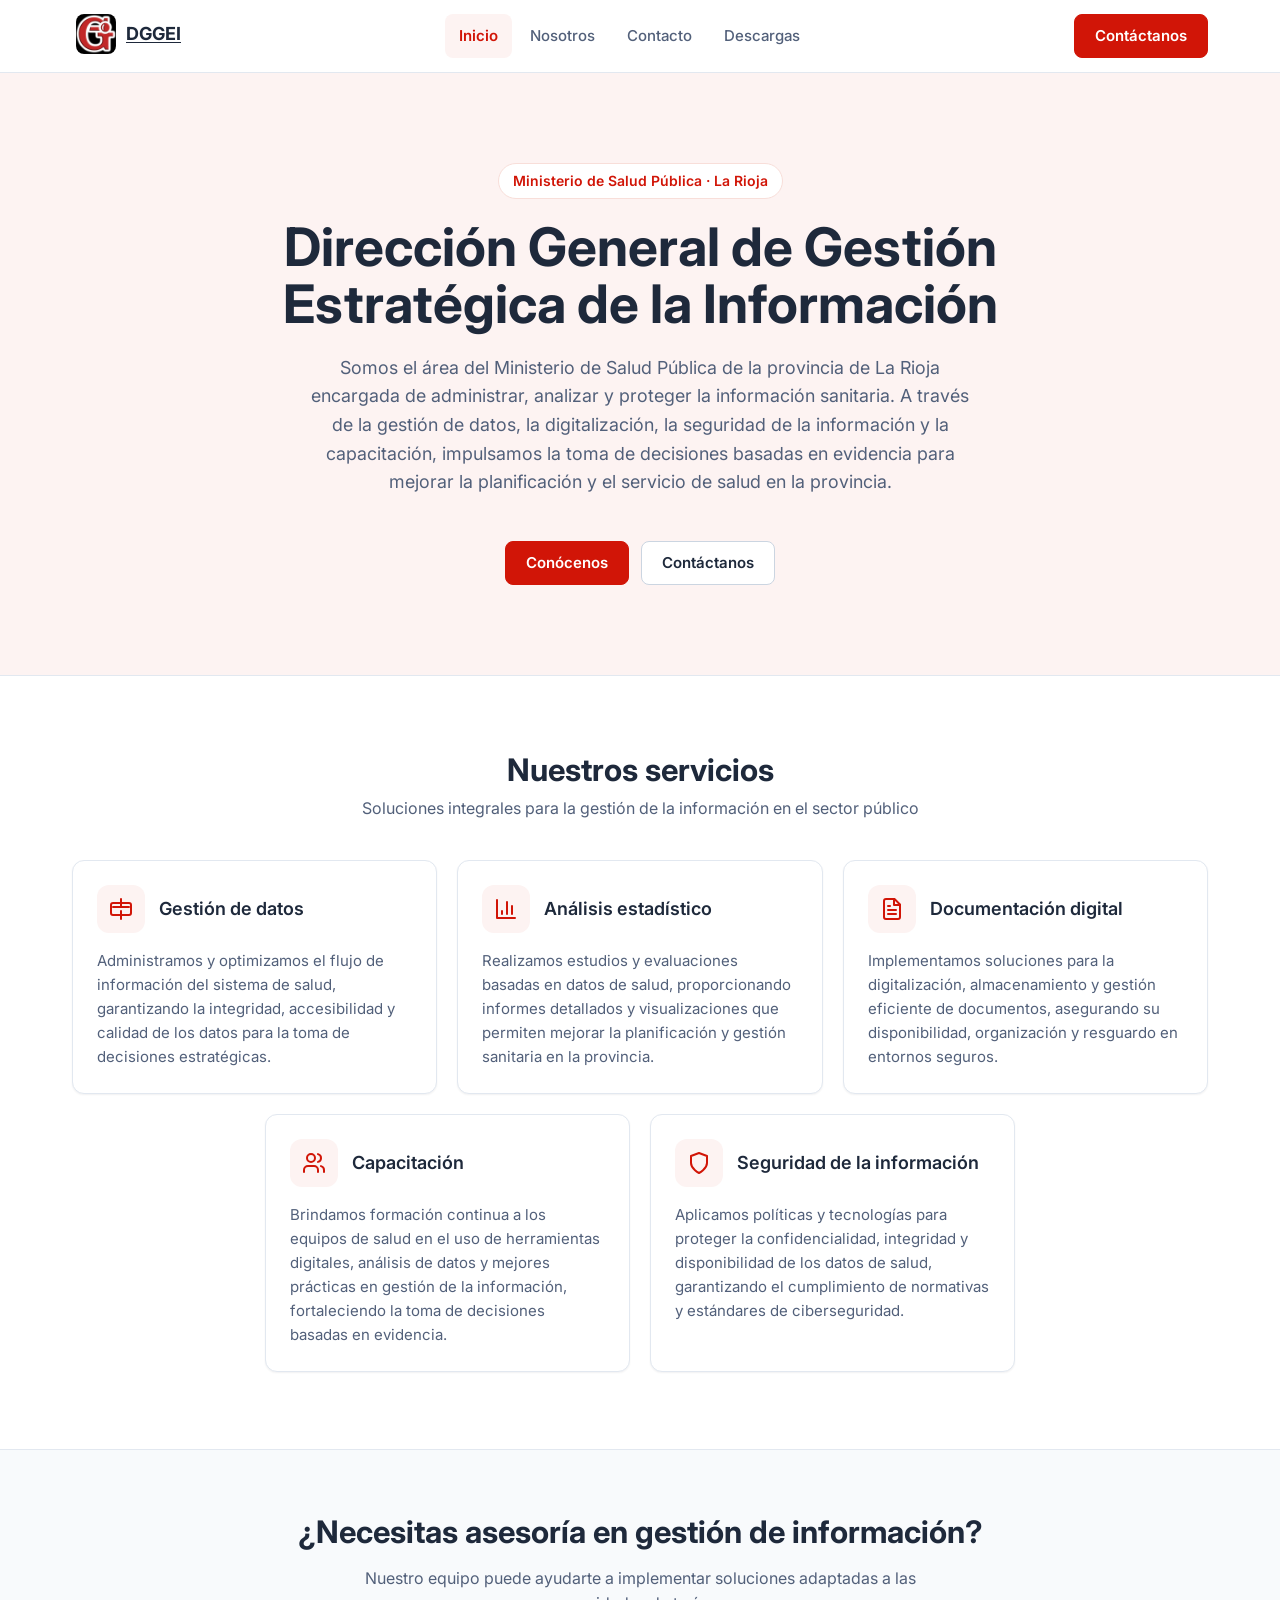
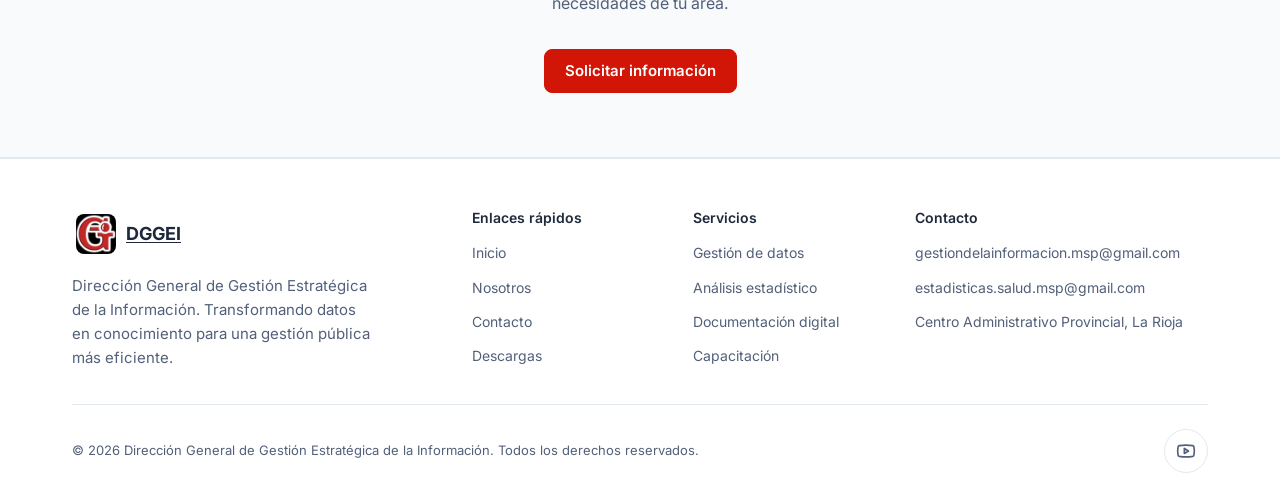
<file: index.html>
<!DOCTYPE html>
<html lang="es">
  <head>
    <meta charset="UTF-8" />
    <meta name="viewport" content="width=device-width, initial-scale=1" />
    <title>Gestión de la Información | DGGEI — Ministerio de Salud de La Rioja</title>
    <meta
      name="description"
      content="Gestión de datos, análisis estadístico, documentación digital, capacitación y seguridad de la información sanitaria en La Rioja."
    />
    <meta name="theme-color" content="#ffffff" />
    <meta property="og:type" content="website" />
    <meta property="og:site_name" content="DGGEI" />
    <meta property="og:locale" content="es_AR" />
    <meta
      property="og:title"
      content="Gestión de la Información | DGGEI — Ministerio de Salud de La Rioja"
    />
    <meta
      property="og:description"
      content="Gestión de datos, análisis estadístico, documentación digital, capacitación y seguridad de la información sanitaria en La Rioja."
    />
    <meta name="twitter:card" content="summary" />
    <meta
      name="twitter:title"
      content="Gestión de la Información | DGGEI — Ministerio de Salud de La Rioja"
    />
    <meta
      name="twitter:description"
      content="Gestión de datos, análisis estadístico, documentación digital, capacitación y seguridad de la información sanitaria en La Rioja."
    />
    <link rel="icon" href="assets/favicon-32.png" sizes="32x32" type="image/png" />
    <link rel="apple-touch-icon" href="assets/apple-touch-icon.png" />
    <link rel="preconnect" href="https://fonts.googleapis.com" />
    <link rel="preconnect" href="https://fonts.gstatic.com" crossorigin />
    <link
      rel="stylesheet"
      href="https://fonts.googleapis.com/css2?family=Inter:wght@400;500;600;700&display=swap"
    />
    <link rel="stylesheet" href="styles.css" />
    <script type="application/ld+json">
      {
        "@context": "https://schema.org",
        "@type": "GovernmentOrganization",
        "name": "Dirección General de Gestión Estratégica de la Información",
        "alternateName": "DGGEI",
        "description": "Área del Ministerio de Salud Pública de la provincia de La Rioja encargada de administrar, analizar y proteger la información sanitaria.",
        "email": "gestiondelainformacion.msp@gmail.com",
        "address": {
          "@type": "PostalAddress",
          "streetAddress": "Centro Administrativo Provincial",
          "addressLocality": "La Rioja",
          "addressRegion": "La Rioja",
          "postalCode": "5300",
          "addressCountry": "AR"
        },
        "parentOrganization": {
          "@type": "GovernmentOrganization",
          "name": "Ministerio de Salud Pública de la Provincia de La Rioja"
        },
        "sameAs": ["https://www.youtube.com/@GestiondelaInformacion-MSP"]
      }
    </script>
  </head>
  <body>
    <a class="skip-link" href="#contenido">Saltar al contenido</a>

    <div class="site-container">
      <!-- Header -->
      <header class="header">
        <div class="container header-container">
          <div class="logo">
            <a href="index.html" class="logo-link">
              <img
                src="assets/logo-96.png"
                alt=""
                class="logo-image"
                width="40"
                height="40"
              />
              <span class="logo-text">DGGEI</span>
              <span class="visually-hidden"
                >— Dirección General de Gestión Estratégica de la Información</span
              >
            </a>
          </div>

          <!-- Desktop Navigation -->
          <nav class="desktop-nav" aria-label="Navegación principal">
            <a href="index.html" class="nav-link" aria-current="page">Inicio</a>
            <a href="nosotros.html" class="nav-link">Nosotros</a>
            <a href="contacto.html" class="nav-link">Contacto</a>
            <a href="descargas.html" class="nav-link">Descargas</a>
          </nav>

          <div class="header-actions">
            <a href="contacto.html" class="button primary-button">Contáctanos</a>
          </div>

          <!-- Mobile Menu Button -->
          <button
            class="mobile-menu-button"
            type="button"
            aria-label="Abrir menú"
            aria-expanded="false"
            aria-controls="mobile-nav"
          >
            <svg
              xmlns="http://www.w3.org/2000/svg"
              width="24"
              height="24"
              viewBox="0 0 24 24"
              fill="none"
              stroke="currentColor"
              stroke-width="2"
              stroke-linecap="round"
              stroke-linejoin="round"
              class="menu-icon"
              aria-hidden="true"
              focusable="false"
            >
              <line x1="3" y1="12" x2="21" y2="12"></line>
              <line x1="3" y1="6" x2="21" y2="6"></line>
              <line x1="3" y1="18" x2="21" y2="18"></line>
            </svg>
            <svg
              xmlns="http://www.w3.org/2000/svg"
              width="24"
              height="24"
              viewBox="0 0 24 24"
              fill="none"
              stroke="currentColor"
              stroke-width="2"
              stroke-linecap="round"
              stroke-linejoin="round"
              class="close-icon hidden"
              aria-hidden="true"
              focusable="false"
            >
              <line x1="18" y1="6" x2="6" y2="18"></line>
              <line x1="6" y1="6" x2="18" y2="18"></line>
            </svg>
          </button>
        </div>

        <!-- Mobile Navigation -->
        <div class="mobile-nav hidden" id="mobile-nav">
          <nav class="container mobile-nav-container" aria-label="Navegación móvil">
            <a href="index.html" class="nav-link" aria-current="page">Inicio</a>
            <a href="nosotros.html" class="nav-link">Nosotros</a>
            <a href="contacto.html" class="nav-link">Contacto</a>
            <a href="descargas.html" class="nav-link">Descargas</a>
            <a href="contacto.html" class="button primary-button full-width"
              >Contáctanos</a
            >
          </nav>
        </div>
      </header>

      <main id="contenido" tabindex="-1">
        <!-- Hero Section -->
        <section class="hero">
          <div class="container">
            <div class="hero-content">
              <p class="eyebrow">Ministerio de Salud Pública · La Rioja</p>
              <h1 class="hero-title">
                Dirección General de Gestión Estratégica de la Información
              </h1>
              <p class="hero-description">
                Somos el área del Ministerio de Salud Pública de la provincia de
                La Rioja encargada de administrar, analizar y proteger la
                información sanitaria. A través de la gestión de datos, la
                digitalización, la seguridad de la información y la
                capacitación, impulsamos la toma de decisiones basadas en
                evidencia para mejorar la planificación y el servicio de salud
                en la provincia.
              </p>
              <div class="hero-buttons">
                <a href="nosotros.html" class="button primary-button">Conócenos</a>
                <a href="contacto.html" class="button outline-button"
                  >Contáctanos</a
                >
              </div>
            </div>
          </div>
        </section>

        <!-- Services Section -->
        <section class="services" id="servicios" aria-labelledby="servicios-title">
          <div class="container">
            <div class="section-header">
              <h2 class="section-title" id="servicios-title">Nuestros servicios</h2>
              <p class="section-description">
                Soluciones integrales para la gestión de la información en el
                sector público
              </p>
            </div>
            <div class="services-grid">
              <article class="card">
                <div class="card-header">
                  <span class="icon-wrap">
                    <svg
                      xmlns="http://www.w3.org/2000/svg"
                      width="24"
                      height="24"
                      viewBox="0 0 24 24"
                      fill="none"
                      stroke="currentColor"
                      stroke-width="2"
                      stroke-linecap="round"
                      stroke-linejoin="round"
                      aria-hidden="true"
                      focusable="false"
                    >
                      <path d="M12 2v8"></path>
                      <path d="M4 10h16"></path>
                      <path d="M12 14v8"></path>
                      <rect x="2" y="6" width="20" height="12" rx="2"></rect>
                    </svg>
                  </span>
                  <h3 class="card-title">Gestión de datos</h3>
                </div>
                <div class="card-content">
                  <p class="card-description">
                    Administramos y optimizamos el flujo de información del
                    sistema de salud, garantizando la integridad, accesibilidad
                    y calidad de los datos para la toma de decisiones
                    estratégicas.
                  </p>
                </div>
              </article>
              <article class="card">
                <div class="card-header">
                  <span class="icon-wrap">
                    <svg
                      xmlns="http://www.w3.org/2000/svg"
                      width="24"
                      height="24"
                      viewBox="0 0 24 24"
                      fill="none"
                      stroke="currentColor"
                      stroke-width="2"
                      stroke-linecap="round"
                      stroke-linejoin="round"
                      aria-hidden="true"
                      focusable="false"
                    >
                      <path d="M3 3v18h18"></path>
                      <path d="M18 17V9"></path>
                      <path d="M13 17V5"></path>
                      <path d="M8 17v-3"></path>
                    </svg>
                  </span>
                  <h3 class="card-title">Análisis estadístico</h3>
                </div>
                <div class="card-content">
                  <p class="card-description">
                    Realizamos estudios y evaluaciones basadas en datos de
                    salud, proporcionando informes detallados y visualizaciones
                    que permiten mejorar la planificación y gestión sanitaria en
                    la provincia.
                  </p>
                </div>
              </article>
              <article class="card">
                <div class="card-header">
                  <span class="icon-wrap">
                    <svg
                      xmlns="http://www.w3.org/2000/svg"
                      width="24"
                      height="24"
                      viewBox="0 0 24 24"
                      fill="none"
                      stroke="currentColor"
                      stroke-width="2"
                      stroke-linecap="round"
                      stroke-linejoin="round"
                      aria-hidden="true"
                      focusable="false"
                    >
                      <path
                        d="M14.5 2H6a2 2 0 0 0-2 2v16a2 2 0 0 0 2 2h12a2 2 0 0 0 2-2V7.5L14.5 2z"
                      ></path>
                      <polyline points="14 2 14 8 20 8"></polyline>
                      <line x1="16" y1="13" x2="8" y2="13"></line>
                      <line x1="16" y1="17" x2="8" y2="17"></line>
                      <line x1="10" y1="9" x2="8" y2="9"></line>
                    </svg>
                  </span>
                  <h3 class="card-title">Documentación digital</h3>
                </div>
                <div class="card-content">
                  <p class="card-description">
                    Implementamos soluciones para la digitalización,
                    almacenamiento y gestión eficiente de documentos, asegurando
                    su disponibilidad, organización y resguardo en entornos
                    seguros.
                  </p>
                </div>
              </article>
              <article class="card">
                <div class="card-header">
                  <span class="icon-wrap">
                    <svg
                      xmlns="http://www.w3.org/2000/svg"
                      width="24"
                      height="24"
                      viewBox="0 0 24 24"
                      fill="none"
                      stroke="currentColor"
                      stroke-width="2"
                      stroke-linecap="round"
                      stroke-linejoin="round"
                      aria-hidden="true"
                      focusable="false"
                    >
                      <path d="M16 21v-2a4 4 0 0 0-4-4H6a4 4 0 0 0-4 4v2"></path>
                      <circle cx="9" cy="7" r="4"></circle>
                      <path d="M22 21v-2a4 4 0 0 0-3-3.87"></path>
                      <path d="M16 3.13a4 4 0 0 1 0 7.75"></path>
                    </svg>
                  </span>
                  <h3 class="card-title">Capacitación</h3>
                </div>
                <div class="card-content">
                  <p class="card-description">
                    Brindamos formación continua a los equipos de salud en el
                    uso de herramientas digitales, análisis de datos y mejores
                    prácticas en gestión de la información, fortaleciendo la
                    toma de decisiones basadas en evidencia.
                  </p>
                </div>
              </article>
              <article class="card">
                <div class="card-header">
                  <span class="icon-wrap">
                    <svg
                      xmlns="http://www.w3.org/2000/svg"
                      width="24"
                      height="24"
                      viewBox="0 0 24 24"
                      fill="none"
                      stroke="currentColor"
                      stroke-width="2"
                      stroke-linecap="round"
                      stroke-linejoin="round"
                      aria-hidden="true"
                      focusable="false"
                    >
                      <path d="M12 22s8-4 8-10V5l-8-3-8 3v7c0 6 8 10 8 10z"></path>
                    </svg>
                  </span>
                  <h3 class="card-title">Seguridad de la información</h3>
                </div>
                <div class="card-content">
                  <p class="card-description">
                    Aplicamos políticas y tecnologías para proteger la
                    confidencialidad, integridad y disponibilidad de los datos
                    de salud, garantizando el cumplimiento de normativas y
                    estándares de ciberseguridad.
                  </p>
                </div>
              </article>
            </div>
          </div>
        </section>

        <!-- Call to Action -->
        <section class="cta" aria-labelledby="cta-title">
          <div class="container">
            <div class="cta-content">
              <h2 class="cta-title" id="cta-title">
                ¿Necesitas asesoría en gestión de información?
              </h2>
              <p class="cta-description">
                Nuestro equipo puede ayudarte a implementar soluciones adaptadas
                a las necesidades de tu área.
              </p>
              <a href="contacto.html" class="button primary-button"
                >Solicitar información</a
              >
            </div>
          </div>
        </section>
      </main>

      <!-- Footer -->
      <footer class="footer">
        <div class="container">
          <div class="footer-main">
            <div class="footer-info">
              <div class="logo">
                <a href="index.html" class="logo-link">
                  <img
                    src="assets/logo-96.png"
                    alt=""
                    class="logo-image"
                    width="40"
                    height="40"
                  />
                  <span class="logo-text">DGGEI</span>
                  <span class="visually-hidden"
                    >— Dirección General de Gestión Estratégica de la
                    Información</span
                  >
                </a>
              </div>
              <p class="footer-description">
                Dirección General de Gestión Estratégica de la Información.
                Transformando datos en conocimiento para una gestión pública más
                eficiente.
              </p>
            </div>
            <div class="footer-links">
              <div class="footer-links-column">
                <h3 class="footer-links-title">Enlaces rápidos</h3>
                <nav class="footer-nav" aria-label="Enlaces rápidos">
                  <a href="index.html" class="footer-link">Inicio</a>
                  <a href="nosotros.html" class="footer-link">Nosotros</a>
                  <a href="contacto.html" class="footer-link">Contacto</a>
                  <a href="descargas.html" class="footer-link">Descargas</a>
                </nav>
              </div>
              <div class="footer-links-column">
                <h3 class="footer-links-title">Servicios</h3>
                <nav class="footer-nav" aria-label="Servicios">
                  <a href="index.html#servicios" class="footer-link"
                    >Gestión de datos</a
                  >
                  <a href="index.html#servicios" class="footer-link"
                    >Análisis estadístico</a
                  >
                  <a href="index.html#servicios" class="footer-link"
                    >Documentación digital</a
                  >
                  <a href="index.html#servicios" class="footer-link"
                    >Capacitación</a
                  >
                </nav>
              </div>
              <div class="footer-links-column">
                <h3 class="footer-links-title">Contacto</h3>
                <nav class="footer-nav" aria-label="Contacto">
                  <a
                    href="mailto:gestiondelainformacion.msp@gmail.com"
                    class="footer-link"
                    >gestiondelainformacion.msp<wbr />@gmail.com</a
                  >
                  <a
                    href="mailto:estadisticas.salud.msp@gmail.com"
                    class="footer-link"
                    >estadisticas.salud.msp<wbr />@gmail.com</a
                  >
                  <a href="contacto.html" class="footer-link"
                    >Centro Administrativo Provincial, La Rioja</a
                  >
                </nav>
              </div>
            </div>
          </div>
          <div class="footer-bottom">
            <p class="copyright">
              &copy; <span id="current-year"></span> Dirección General de
              Gestión Estratégica de la Información. Todos los derechos
              reservados.
            </p>
            <div class="social-links">
              <a
                target="_blank"
                rel="noopener noreferrer"
                href="https://www.youtube.com/@GestiondelaInformacion-MSP"
                class="social-link"
                aria-label="Canal de YouTube de la Dirección General de Gestión Estratégica de la Información"
              >
                <svg
                  xmlns="http://www.w3.org/2000/svg"
                  width="20"
                  height="20"
                  viewBox="0 0 24 24"
                  fill="none"
                  stroke="currentColor"
                  stroke-width="2"
                  stroke-linecap="round"
                  stroke-linejoin="round"
                  aria-hidden="true"
                  focusable="false"
                >
                  <path
                    d="M2.5 17a24.12 24.12 0 0 1 0-10 2 2 0 0 1 1.4-1.4 49.56 49.56 0 0 1 16.2 0A2 2 0 0 1 21.5 7a24.12 24.12 0 0 1 0 10 2 2 0 0 1-1.4 1.4 49.55 49.55 0 0 1-16.2 0A2 2 0 0 1 2.5 17"
                  ></path>
                  <path d="m10 15 5-3-5-3z"></path>
                </svg>
              </a>
            </div>
          </div>
        </div>
      </footer>
    </div>

    <script src="script.js" defer></script>
  </body>
</html>
</file>
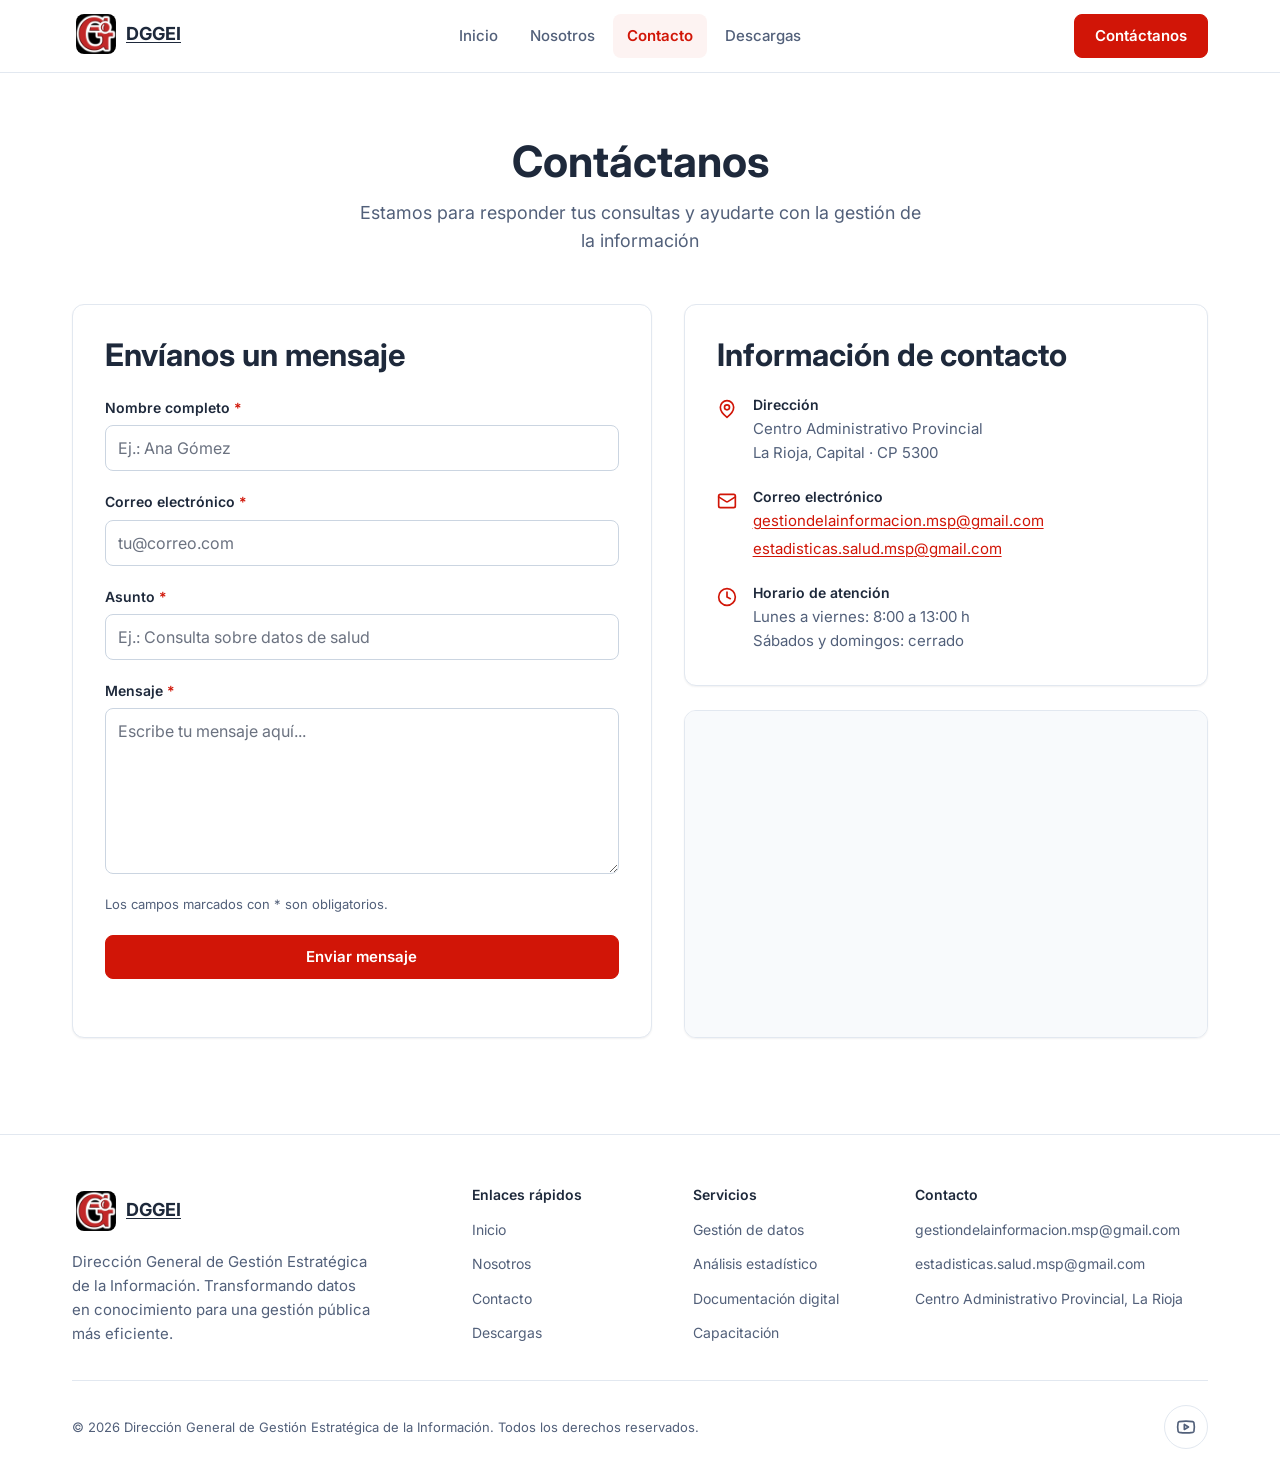
<file: contacto.html>
<!DOCTYPE html>
<html lang="es">
  <head>
    <meta charset="UTF-8" />
    <meta name="viewport" content="width=device-width, initial-scale=1" />
    <title>Contacto | DGGEI — Ministerio de Salud de La Rioja</title>
    <meta
      name="description"
      content="Ponte en contacto con la Dirección General de Gestión Estratégica de la Información de La Rioja. Consultas, dirección, correos electrónicos y horario de atención."
    />
    <meta name="theme-color" content="#ffffff" />
    <meta property="og:type" content="website" />
    <meta property="og:site_name" content="DGGEI" />
    <meta property="og:locale" content="es_AR" />
    <meta
      property="og:title"
      content="Contacto | DGGEI — Ministerio de Salud de La Rioja"
    />
    <meta
      property="og:description"
      content="Consultas, dirección, correos electrónicos y horario de atención de la Dirección General de Gestión Estratégica de la Información de La Rioja."
    />
    <meta name="twitter:card" content="summary" />
    <meta
      name="twitter:title"
      content="Contacto | DGGEI — Ministerio de Salud de La Rioja"
    />
    <meta
      name="twitter:description"
      content="Consultas, dirección, correos electrónicos y horario de atención de la Dirección General de Gestión Estratégica de la Información de La Rioja."
    />
    <link rel="icon" href="assets/favicon-32.png" sizes="32x32" type="image/png" />
    <link rel="apple-touch-icon" href="assets/apple-touch-icon.png" />
    <link rel="preconnect" href="https://fonts.googleapis.com" />
    <link rel="preconnect" href="https://fonts.gstatic.com" crossorigin />
    <link
      rel="stylesheet"
      href="https://fonts.googleapis.com/css2?family=Inter:wght@400;500;600;700&display=swap"
    />
    <link rel="stylesheet" href="styles.css" />
  </head>
  <body>
    <a class="skip-link" href="#contenido">Saltar al contenido</a>

    <div class="site-container">
      <!-- Header -->
      <header class="header">
        <div class="container header-container">
          <div class="logo">
            <a href="index.html" class="logo-link">
              <img
                src="assets/logo-96.png"
                alt=""
                class="logo-image"
                width="40"
                height="40"
              />
              <span class="logo-text">DGGEI</span>
              <span class="visually-hidden"
                >— Dirección General de Gestión Estratégica de la Información</span
              >
            </a>
          </div>

          <!-- Desktop Navigation -->
          <nav class="desktop-nav" aria-label="Navegación principal">
            <a href="index.html" class="nav-link">Inicio</a>
            <a href="nosotros.html" class="nav-link">Nosotros</a>
            <a href="contacto.html" class="nav-link" aria-current="page"
              >Contacto</a
            >
            <a href="descargas.html" class="nav-link">Descargas</a>
          </nav>

          <div class="header-actions">
            <a href="contacto.html" class="button primary-button">Contáctanos</a>
          </div>

          <!-- Mobile Menu Button -->
          <button
            class="mobile-menu-button"
            type="button"
            aria-label="Abrir menú"
            aria-expanded="false"
            aria-controls="mobile-nav"
          >
            <svg
              xmlns="http://www.w3.org/2000/svg"
              width="24"
              height="24"
              viewBox="0 0 24 24"
              fill="none"
              stroke="currentColor"
              stroke-width="2"
              stroke-linecap="round"
              stroke-linejoin="round"
              class="menu-icon"
              aria-hidden="true"
              focusable="false"
            >
              <line x1="3" y1="12" x2="21" y2="12"></line>
              <line x1="3" y1="6" x2="21" y2="6"></line>
              <line x1="3" y1="18" x2="21" y2="18"></line>
            </svg>
            <svg
              xmlns="http://www.w3.org/2000/svg"
              width="24"
              height="24"
              viewBox="0 0 24 24"
              fill="none"
              stroke="currentColor"
              stroke-width="2"
              stroke-linecap="round"
              stroke-linejoin="round"
              class="close-icon hidden"
              aria-hidden="true"
              focusable="false"
            >
              <line x1="18" y1="6" x2="6" y2="18"></line>
              <line x1="6" y1="6" x2="18" y2="18"></line>
            </svg>
          </button>
        </div>

        <!-- Mobile Navigation -->
        <div class="mobile-nav hidden" id="mobile-nav">
          <nav class="container mobile-nav-container" aria-label="Navegación móvil">
            <a href="index.html" class="nav-link">Inicio</a>
            <a href="nosotros.html" class="nav-link">Nosotros</a>
            <a href="contacto.html" class="nav-link" aria-current="page"
              >Contacto</a
            >
            <a href="descargas.html" class="nav-link">Descargas</a>
            <a href="contacto.html" class="button primary-button full-width"
              >Contáctanos</a
            >
          </nav>
        </div>
      </header>

      <main id="contenido" tabindex="-1">
        <div class="container page-container">
          <!-- Contact Header -->
          <div class="page-header">
            <h1 class="page-title">Contáctanos</h1>
            <p class="page-description">
              Estamos para responder tus consultas y ayudarte con la gestión de
              la información
            </p>
          </div>

          <div class="contact-grid">
            <!-- Contact Form -->
            <div class="card contact-form-card">
              <div class="card-content">
                <h2 class="section-title">Envíanos un mensaje</h2>

                <div
                  id="form-success-message"
                  class="success-message hidden"
                  role="status"
                ></div>
                <div
                  id="form-error-message"
                  class="error-message hidden"
                  role="alert"
                ></div>

                <form id="contact-form" class="contact-form">
                  <div class="form-honeypot" aria-hidden="true">
                    <label for="website">No completar este campo</label>
                    <input
                      type="text"
                      id="website"
                      name="website"
                      tabindex="-1"
                      autocomplete="off"
                    />
                  </div>
                  <div class="form-group">
                    <label for="name" class="form-label"
                      >Nombre completo
                      <span class="required-mark" aria-hidden="true">*</span></label
                    >
                    <input
                      type="text"
                      id="name"
                      name="name"
                      class="form-input"
                      placeholder="Ej.: Ana Gómez"
                      autocomplete="name"
                      maxlength="100"
                      required
                    />
                  </div>
                  <div class="form-group">
                    <label for="email" class="form-label"
                      >Correo electrónico
                      <span class="required-mark" aria-hidden="true">*</span></label
                    >
                    <input
                      type="email"
                      id="email"
                      name="email"
                      class="form-input"
                      placeholder="tu@correo.com"
                      autocomplete="email"
                      inputmode="email"
                      autocapitalize="none"
                      spellcheck="false"
                      maxlength="254"
                      required
                    />
                  </div>
                  <div class="form-group">
                    <label for="subject" class="form-label"
                      >Asunto
                      <span class="required-mark" aria-hidden="true">*</span></label
                    >
                    <input
                      type="text"
                      id="subject"
                      name="subject"
                      class="form-input"
                      placeholder="Ej.: Consulta sobre datos de salud"
                      maxlength="120"
                      required
                    />
                  </div>
                  <div class="form-group">
                    <label for="message" class="form-label"
                      >Mensaje
                      <span class="required-mark" aria-hidden="true">*</span></label
                    >
                    <textarea
                      id="message"
                      name="message"
                      class="form-textarea"
                      placeholder="Escribe tu mensaje aquí..."
                      rows="6"
                      maxlength="2000"
                      required
                    ></textarea>
                  </div>
                  <p class="form-hint">
                    Los campos marcados con * son obligatorios.
                  </p>
                  <button
                    type="submit"
                    class="button primary-button full-width"
                    id="submit-button"
                  >
                    Enviar mensaje
                  </button>
                </form>
              </div>
            </div>

            <!-- Contact Information -->
            <div class="contact-info">
              <div class="card">
                <div class="card-content">
                  <h2 class="section-title">Información de contacto</h2>
                  <div class="contact-details">
                    <div class="contact-item">
                      <svg
                        xmlns="http://www.w3.org/2000/svg"
                        width="20"
                        height="20"
                        viewBox="0 0 24 24"
                        fill="none"
                        stroke="currentColor"
                        stroke-width="2"
                        stroke-linecap="round"
                        stroke-linejoin="round"
                        class="icon"
                        aria-hidden="true"
                        focusable="false"
                      >
                        <path
                          d="M20 10c0 6-8 12-8 12s-8-6-8-12a8 8 0 0 1 16 0Z"
                        ></path>
                        <circle cx="12" cy="10" r="3"></circle>
                      </svg>
                      <div>
                        <h3 class="contact-item-title">Dirección</h3>
                        <p class="contact-item-text">
                          Centro Administrativo Provincial<br />
                          La Rioja, Capital · CP 5300
                        </p>
                      </div>
                    </div>
                    <div class="contact-item">
                      <svg
                        xmlns="http://www.w3.org/2000/svg"
                        width="20"
                        height="20"
                        viewBox="0 0 24 24"
                        fill="none"
                        stroke="currentColor"
                        stroke-width="2"
                        stroke-linecap="round"
                        stroke-linejoin="round"
                        class="icon"
                        aria-hidden="true"
                        focusable="false"
                      >
                        <rect width="20" height="16" x="2" y="4" rx="2"></rect>
                        <path
                          d="m22 7-8.97 5.7a1.94 1.94 0 0 1-2.06 0L2 7"
                        ></path>
                      </svg>
                      <div>
                        <h3 class="contact-item-title">Correo electrónico</h3>
                        <p class="contact-item-text">
                          <a
                            class="contact-item-link"
                            href="mailto:gestiondelainformacion.msp@gmail.com"
                            >gestiondelainformacion.msp<wbr />@gmail.com</a
                          >
                        </p>
                        <p class="contact-item-text">
                          <a
                            class="contact-item-link"
                            href="mailto:estadisticas.salud.msp@gmail.com"
                            >estadisticas.salud.msp<wbr />@gmail.com</a
                          >
                        </p>
                      </div>
                    </div>
                    <div class="contact-item">
                      <svg
                        xmlns="http://www.w3.org/2000/svg"
                        width="20"
                        height="20"
                        viewBox="0 0 24 24"
                        fill="none"
                        stroke="currentColor"
                        stroke-width="2"
                        stroke-linecap="round"
                        stroke-linejoin="round"
                        class="icon"
                        aria-hidden="true"
                        focusable="false"
                      >
                        <circle cx="12" cy="12" r="10"></circle>
                        <polyline points="12 6 12 12 16 14"></polyline>
                      </svg>
                      <div>
                        <h3 class="contact-item-title">Horario de atención</h3>
                        <p class="contact-item-text">
                          Lunes a viernes: 8:00 a 13:00 h<br />
                          Sábados y domingos: cerrado
                        </p>
                      </div>
                    </div>
                  </div>
                </div>
              </div>

              <!-- Map -->
              <div class="card map-card">
                <div class="map-embed">
                  <iframe
                    title="Ubicación del Ministerio de Salud Pública de La Rioja en Google Maps"
                    src="https://www.google.com/maps/embed?pb=!1m18!1m12!1m3!1d3343.742573573482!2d-66.85952069999999!3d-29.4300107!2m3!1f0!2f0!3f0!3m2!1i1024!2i768!4f13.1!3m3!1m2!1s0x9427dbd21a9eafe9%3A0x290761e71077c26a!2sMinisterio%20de%20Salud%20P%C3%BAblica!5e1!3m2!1ses!2sar!4v1743521096053!5m2!1ses!2sar"
                    loading="lazy"
                    allowfullscreen
                    referrerpolicy="no-referrer-when-downgrade"
                  ></iframe>
                </div>
              </div>
            </div>
          </div>
        </div>
      </main>

      <!-- Footer -->
      <footer class="footer">
        <div class="container">
          <div class="footer-main">
            <div class="footer-info">
              <div class="logo">
                <a href="index.html" class="logo-link">
                  <img
                    src="assets/logo-96.png"
                    alt=""
                    class="logo-image"
                    width="40"
                    height="40"
                  />
                  <span class="logo-text">DGGEI</span>
                  <span class="visually-hidden"
                    >— Dirección General de Gestión Estratégica de la
                    Información</span
                  >
                </a>
              </div>
              <p class="footer-description">
                Dirección General de Gestión Estratégica de la Información.
                Transformando datos en conocimiento para una gestión pública más
                eficiente.
              </p>
            </div>
            <div class="footer-links">
              <div class="footer-links-column">
                <h3 class="footer-links-title">Enlaces rápidos</h3>
                <nav class="footer-nav" aria-label="Enlaces rápidos">
                  <a href="index.html" class="footer-link">Inicio</a>
                  <a href="nosotros.html" class="footer-link">Nosotros</a>
                  <a href="contacto.html" class="footer-link">Contacto</a>
                  <a href="descargas.html" class="footer-link">Descargas</a>
                </nav>
              </div>
              <div class="footer-links-column">
                <h3 class="footer-links-title">Servicios</h3>
                <nav class="footer-nav" aria-label="Servicios">
                  <a href="index.html#servicios" class="footer-link"
                    >Gestión de datos</a
                  >
                  <a href="index.html#servicios" class="footer-link"
                    >Análisis estadístico</a
                  >
                  <a href="index.html#servicios" class="footer-link"
                    >Documentación digital</a
                  >
                  <a href="index.html#servicios" class="footer-link"
                    >Capacitación</a
                  >
                </nav>
              </div>
              <div class="footer-links-column">
                <h3 class="footer-links-title">Contacto</h3>
                <nav class="footer-nav" aria-label="Contacto">
                  <a
                    href="mailto:gestiondelainformacion.msp@gmail.com"
                    class="footer-link"
                    >gestiondelainformacion.msp<wbr />@gmail.com</a
                  >
                  <a
                    href="mailto:estadisticas.salud.msp@gmail.com"
                    class="footer-link"
                    >estadisticas.salud.msp<wbr />@gmail.com</a
                  >
                  <a href="contacto.html" class="footer-link"
                    >Centro Administrativo Provincial, La Rioja</a
                  >
                </nav>
              </div>
            </div>
          </div>
          <div class="footer-bottom">
            <p class="copyright">
              &copy; <span id="current-year"></span> Dirección General de
              Gestión Estratégica de la Información. Todos los derechos
              reservados.
            </p>
            <div class="social-links">
              <a
                target="_blank"
                rel="noopener noreferrer"
                href="https://www.youtube.com/@GestiondelaInformacion-MSP"
                class="social-link"
                aria-label="Canal de YouTube de la Dirección General de Gestión Estratégica de la Información"
              >
                <svg
                  xmlns="http://www.w3.org/2000/svg"
                  width="20"
                  height="20"
                  viewBox="0 0 24 24"
                  fill="none"
                  stroke="currentColor"
                  stroke-width="2"
                  stroke-linecap="round"
                  stroke-linejoin="round"
                  aria-hidden="true"
                  focusable="false"
                >
                  <path
                    d="M2.5 17a24.12 24.12 0 0 1 0-10 2 2 0 0 1 1.4-1.4 49.56 49.56 0 0 1 16.2 0A2 2 0 0 1 21.5 7a24.12 24.12 0 0 1 0 10 2 2 0 0 1-1.4 1.4 49.55 49.55 0 0 1-16.2 0A2 2 0 0 1 2.5 17"
                  ></path>
                  <path d="m10 15 5-3-5-3z"></path>
                </svg>
              </a>
            </div>
          </div>
        </div>
      </footer>
    </div>

    <script src="script.js" defer></script>
  </body>
</html>
</file>
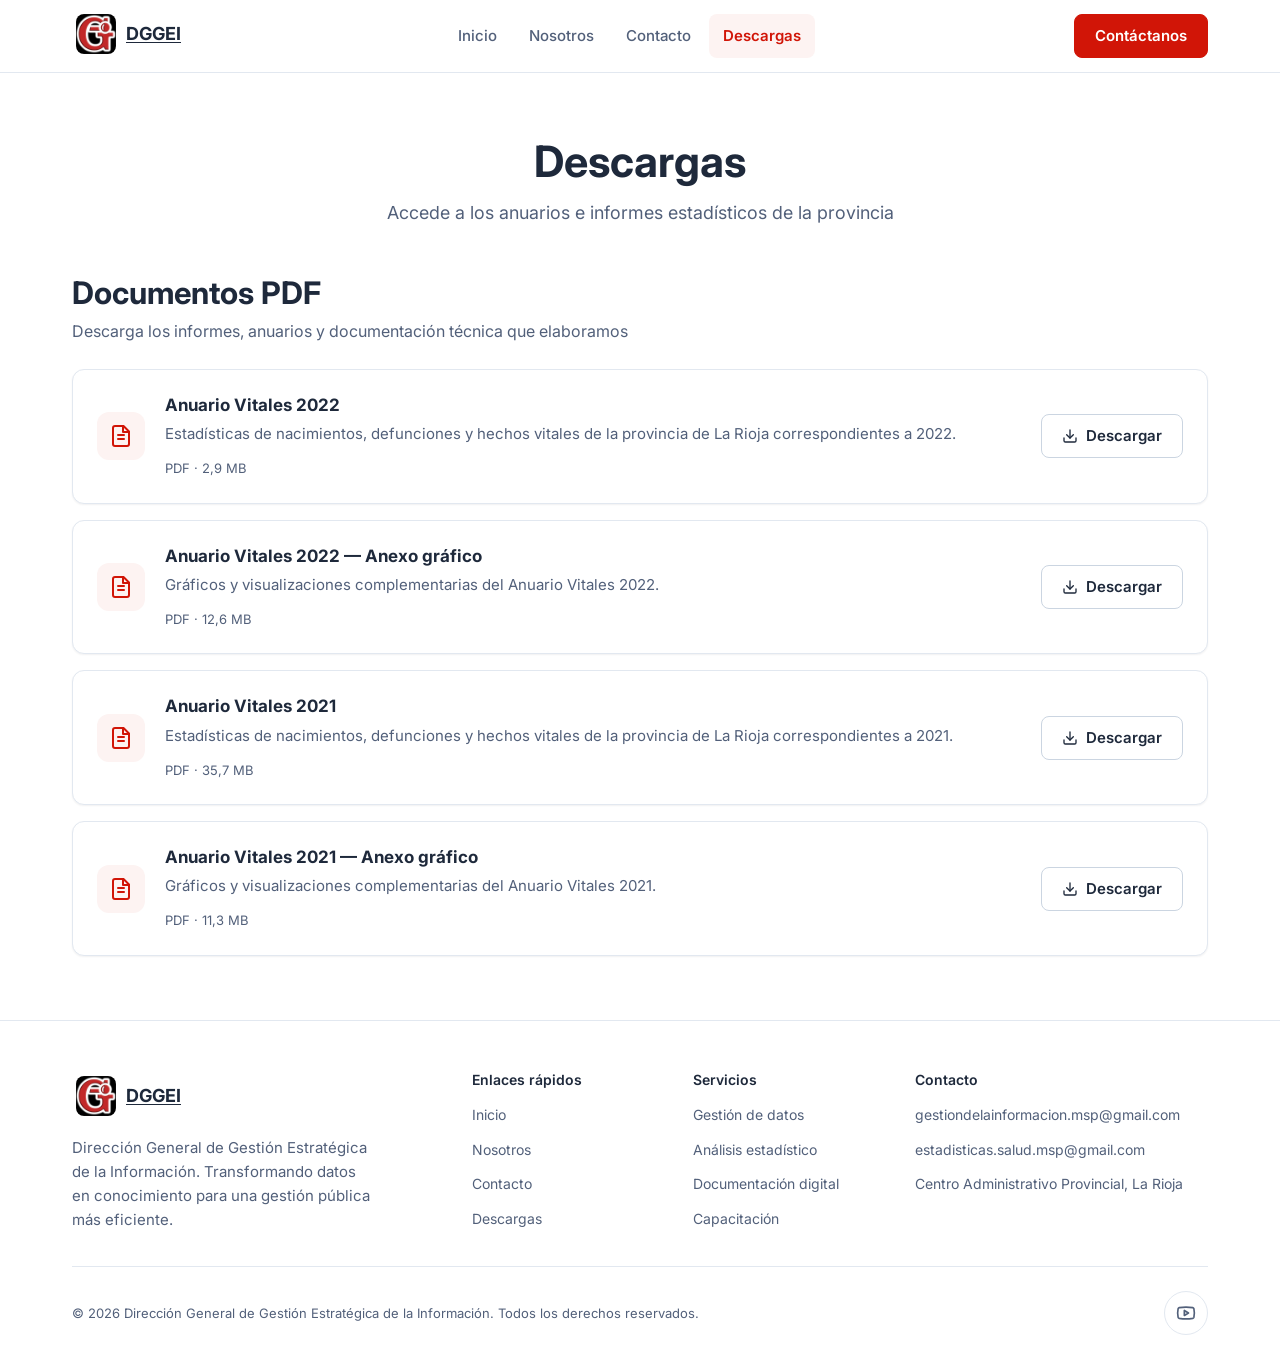
<file: descargas.html>
<!DOCTYPE html>
<html lang="es">
  <head>
    <meta charset="UTF-8" />
    <meta name="viewport" content="width=device-width, initial-scale=1" />
    <title>Descargas | DGGEI — Ministerio de Salud de La Rioja</title>
    <meta
      name="description"
      content="Descarga los Anuarios Vitales de La Rioja y otra documentación técnica con datos de salud de la provincia."
    />
    <meta name="theme-color" content="#ffffff" />
    <meta property="og:type" content="website" />
    <meta property="og:site_name" content="DGGEI" />
    <meta property="og:locale" content="es_AR" />
    <meta
      property="og:title"
      content="Descargas | DGGEI — Ministerio de Salud de La Rioja"
    />
    <meta
      property="og:description"
      content="Anuarios Vitales y documentación técnica para descargar con datos de salud de la provincia de La Rioja."
    />
    <meta name="twitter:card" content="summary" />
    <meta
      name="twitter:title"
      content="Descargas | DGGEI — Ministerio de Salud de La Rioja"
    />
    <meta
      name="twitter:description"
      content="Anuarios Vitales y documentación técnica para descargar con datos de salud de la provincia de La Rioja."
    />
    <link rel="icon" href="assets/favicon-32.png" sizes="32x32" type="image/png" />
    <link rel="apple-touch-icon" href="assets/apple-touch-icon.png" />
    <link rel="preconnect" href="https://fonts.googleapis.com" />
    <link rel="preconnect" href="https://fonts.gstatic.com" crossorigin />
    <link
      rel="stylesheet"
      href="https://fonts.googleapis.com/css2?family=Inter:wght@400;500;600;700&display=swap"
    />
    <link rel="stylesheet" href="styles.css" />
  </head>
  <body>
    <a class="skip-link" href="#contenido">Saltar al contenido</a>

    <div class="site-container">
      <!-- Header -->
      <header class="header">
        <div class="container header-container">
          <div class="logo">
            <a href="index.html" class="logo-link">
              <img
                src="assets/logo-96.png"
                alt=""
                class="logo-image"
                width="40"
                height="40"
              />
              <span class="logo-text">DGGEI</span>
              <span class="visually-hidden"
                >— Dirección General de Gestión Estratégica de la Información</span
              >
            </a>
          </div>

          <!-- Desktop Navigation -->
          <nav class="desktop-nav" aria-label="Navegación principal">
            <a href="index.html" class="nav-link">Inicio</a>
            <a href="nosotros.html" class="nav-link">Nosotros</a>
            <a href="contacto.html" class="nav-link">Contacto</a>
            <a href="descargas.html" class="nav-link" aria-current="page"
              >Descargas</a
            >
          </nav>

          <div class="header-actions">
            <a href="contacto.html" class="button primary-button">Contáctanos</a>
          </div>

          <!-- Mobile Menu Button -->
          <button
            class="mobile-menu-button"
            type="button"
            aria-label="Abrir menú"
            aria-expanded="false"
            aria-controls="mobile-nav"
          >
            <svg
              xmlns="http://www.w3.org/2000/svg"
              width="24"
              height="24"
              viewBox="0 0 24 24"
              fill="none"
              stroke="currentColor"
              stroke-width="2"
              stroke-linecap="round"
              stroke-linejoin="round"
              class="menu-icon"
              aria-hidden="true"
              focusable="false"
            >
              <line x1="3" y1="12" x2="21" y2="12"></line>
              <line x1="3" y1="6" x2="21" y2="6"></line>
              <line x1="3" y1="18" x2="21" y2="18"></line>
            </svg>
            <svg
              xmlns="http://www.w3.org/2000/svg"
              width="24"
              height="24"
              viewBox="0 0 24 24"
              fill="none"
              stroke="currentColor"
              stroke-width="2"
              stroke-linecap="round"
              stroke-linejoin="round"
              class="close-icon hidden"
              aria-hidden="true"
              focusable="false"
            >
              <line x1="18" y1="6" x2="6" y2="18"></line>
              <line x1="6" y1="6" x2="18" y2="18"></line>
            </svg>
          </button>
        </div>

        <!-- Mobile Navigation -->
        <div class="mobile-nav hidden" id="mobile-nav">
          <nav class="container mobile-nav-container" aria-label="Navegación móvil">
            <a href="index.html" class="nav-link">Inicio</a>
            <a href="nosotros.html" class="nav-link">Nosotros</a>
            <a href="contacto.html" class="nav-link">Contacto</a>
            <a href="descargas.html" class="nav-link" aria-current="page"
              >Descargas</a
            >
            <a href="contacto.html" class="button primary-button full-width"
              >Contáctanos</a
            >
          </nav>
        </div>
      </header>

      <main id="contenido" tabindex="-1">
        <div class="container page-container">
          <!-- Downloads Header -->
          <div class="page-header">
            <h1 class="page-title">Descargas</h1>
            <p class="page-description">
              Accede a los anuarios e informes estadísticos de la provincia
            </p>
          </div>

          <!-- PDF Documents Section -->
          <section class="downloads-section" aria-labelledby="documentos-title">
            <h2 class="section-title" id="documentos-title">Documentos PDF</h2>
            <p class="section-description">
              Descarga los informes, anuarios y documentación técnica que
              elaboramos
            </p>

            <div class="documents-grid">
              <article class="document-card">
                <div class="document-icon">
                  <svg
                    xmlns="http://www.w3.org/2000/svg"
                    width="24"
                    height="24"
                    viewBox="0 0 24 24"
                    fill="none"
                    stroke="currentColor"
                    stroke-width="2"
                    stroke-linecap="round"
                    stroke-linejoin="round"
                    aria-hidden="true"
                    focusable="false"
                  >
                    <path
                      d="M14.5 2H6a2 2 0 0 0-2 2v16a2 2 0 0 0 2 2h12a2 2 0 0 0 2-2V7.5L14.5 2z"
                    ></path>
                    <polyline points="14 2 14 8 20 8"></polyline>
                    <path d="M9 15h6"></path>
                    <path d="M9 11h6"></path>
                  </svg>
                </div>
                <div class="document-info">
                  <h3 class="document-title">Anuario Vitales 2022</h3>
                  <p class="document-description">
                    Estadísticas de nacimientos, defunciones y hechos vitales de
                    la provincia de La Rioja correspondientes a 2022.
                  </p>
                  <div class="document-meta">
                    <span class="document-size">PDF · 2,9 MB</span>
                  </div>
                </div>
                <a
                  href="assets/2022%20-%20ANUARIO%20VITALES.pdf"
                  class="button outline-button document-download-btn"
                  download
                >
                  <svg
                    xmlns="http://www.w3.org/2000/svg"
                    width="16"
                    height="16"
                    viewBox="0 0 24 24"
                    fill="none"
                    stroke="currentColor"
                    stroke-width="2"
                    stroke-linecap="round"
                    stroke-linejoin="round"
                    class="download-icon"
                    aria-hidden="true"
                    focusable="false"
                  >
                    <path d="M21 15v4a2 2 0 0 1-2 2H5a2 2 0 0 1-2-2v-4"></path>
                    <polyline points="7 10 12 15 17 10"></polyline>
                    <line x1="12" y1="15" x2="12" y2="3"></line>
                  </svg>
                  Descargar
                  <span class="visually-hidden">Anuario Vitales 2022 (PDF)</span>
                </a>
              </article>

              <article class="document-card">
                <div class="document-icon">
                  <svg
                    xmlns="http://www.w3.org/2000/svg"
                    width="24"
                    height="24"
                    viewBox="0 0 24 24"
                    fill="none"
                    stroke="currentColor"
                    stroke-width="2"
                    stroke-linecap="round"
                    stroke-linejoin="round"
                    aria-hidden="true"
                    focusable="false"
                  >
                    <path
                      d="M14.5 2H6a2 2 0 0 0-2 2v16a2 2 0 0 0 2 2h12a2 2 0 0 0 2-2V7.5L14.5 2z"
                    ></path>
                    <polyline points="14 2 14 8 20 8"></polyline>
                    <path d="M9 15h6"></path>
                    <path d="M9 11h6"></path>
                  </svg>
                </div>
                <div class="document-info">
                  <h3 class="document-title">
                    Anuario Vitales 2022 — Anexo gráfico
                  </h3>
                  <p class="document-description">
                    Gráficos y visualizaciones complementarias del Anuario
                    Vitales 2022.
                  </p>
                  <div class="document-meta">
                    <span class="document-size">PDF · 12,6 MB</span>
                  </div>
                </div>
                <a
                  href="assets/2022%20-%20Anuario%20Vitales%20-%20Anexo%20Gr%C3%A1ficos.pdf"
                  class="button outline-button document-download-btn"
                  download
                >
                  <svg
                    xmlns="http://www.w3.org/2000/svg"
                    width="16"
                    height="16"
                    viewBox="0 0 24 24"
                    fill="none"
                    stroke="currentColor"
                    stroke-width="2"
                    stroke-linecap="round"
                    stroke-linejoin="round"
                    class="download-icon"
                    aria-hidden="true"
                    focusable="false"
                  >
                    <path d="M21 15v4a2 2 0 0 1-2 2H5a2 2 0 0 1-2-2v-4"></path>
                    <polyline points="7 10 12 15 17 10"></polyline>
                    <line x1="12" y1="15" x2="12" y2="3"></line>
                  </svg>
                  Descargar
                  <span class="visually-hidden"
                    >Anuario Vitales 2022, anexo gráfico (PDF)</span
                  >
                </a>
              </article>

              <article class="document-card">
                <div class="document-icon">
                  <svg
                    xmlns="http://www.w3.org/2000/svg"
                    width="24"
                    height="24"
                    viewBox="0 0 24 24"
                    fill="none"
                    stroke="currentColor"
                    stroke-width="2"
                    stroke-linecap="round"
                    stroke-linejoin="round"
                    aria-hidden="true"
                    focusable="false"
                  >
                    <path
                      d="M14.5 2H6a2 2 0 0 0-2 2v16a2 2 0 0 0 2 2h12a2 2 0 0 0 2-2V7.5L14.5 2z"
                    ></path>
                    <polyline points="14 2 14 8 20 8"></polyline>
                    <path d="M9 15h6"></path>
                    <path d="M9 11h6"></path>
                  </svg>
                </div>
                <div class="document-info">
                  <h3 class="document-title">Anuario Vitales 2021</h3>
                  <p class="document-description">
                    Estadísticas de nacimientos, defunciones y hechos vitales de
                    la provincia de La Rioja correspondientes a 2021.
                  </p>
                  <div class="document-meta">
                    <span class="document-size">PDF · 35,7 MB</span>
                  </div>
                </div>
                <a
                  href="assets/2021%20-%20Anuario%20Vitales%20modificado%20noviembre.pdf"
                  class="button outline-button document-download-btn"
                  download
                >
                  <svg
                    xmlns="http://www.w3.org/2000/svg"
                    width="16"
                    height="16"
                    viewBox="0 0 24 24"
                    fill="none"
                    stroke="currentColor"
                    stroke-width="2"
                    stroke-linecap="round"
                    stroke-linejoin="round"
                    class="download-icon"
                    aria-hidden="true"
                    focusable="false"
                  >
                    <path d="M21 15v4a2 2 0 0 1-2 2H5a2 2 0 0 1-2-2v-4"></path>
                    <polyline points="7 10 12 15 17 10"></polyline>
                    <line x1="12" y1="15" x2="12" y2="3"></line>
                  </svg>
                  Descargar
                  <span class="visually-hidden">Anuario Vitales 2021 (PDF)</span>
                </a>
              </article>

              <article class="document-card">
                <div class="document-icon">
                  <svg
                    xmlns="http://www.w3.org/2000/svg"
                    width="24"
                    height="24"
                    viewBox="0 0 24 24"
                    fill="none"
                    stroke="currentColor"
                    stroke-width="2"
                    stroke-linecap="round"
                    stroke-linejoin="round"
                    aria-hidden="true"
                    focusable="false"
                  >
                    <path
                      d="M14.5 2H6a2 2 0 0 0-2 2v16a2 2 0 0 0 2 2h12a2 2 0 0 0 2-2V7.5L14.5 2z"
                    ></path>
                    <polyline points="14 2 14 8 20 8"></polyline>
                    <path d="M9 15h6"></path>
                    <path d="M9 11h6"></path>
                  </svg>
                </div>
                <div class="document-info">
                  <h3 class="document-title">
                    Anuario Vitales 2021 — Anexo gráfico
                  </h3>
                  <p class="document-description">
                    Gráficos y visualizaciones complementarias del Anuario
                    Vitales 2021.
                  </p>
                  <div class="document-meta">
                    <span class="document-size">PDF · 11,3 MB</span>
                  </div>
                </div>
                <a
                  href="assets/2021%20-%20Anuario%20Vitales%20-%20Anexo%20Grafico.pdf"
                  class="button outline-button document-download-btn"
                  download
                >
                  <svg
                    xmlns="http://www.w3.org/2000/svg"
                    width="16"
                    height="16"
                    viewBox="0 0 24 24"
                    fill="none"
                    stroke="currentColor"
                    stroke-width="2"
                    stroke-linecap="round"
                    stroke-linejoin="round"
                    class="download-icon"
                    aria-hidden="true"
                    focusable="false"
                  >
                    <path d="M21 15v4a2 2 0 0 1-2 2H5a2 2 0 0 1-2-2v-4"></path>
                    <polyline points="7 10 12 15 17 10"></polyline>
                    <line x1="12" y1="15" x2="12" y2="3"></line>
                  </svg>
                  Descargar
                  <span class="visually-hidden"
                    >Anuario Vitales 2021, anexo gráfico (PDF)</span
                  >
                </a>
              </article>
            </div>
          </section>
        </div>
      </main>

      <!-- Footer -->
      <footer class="footer">
        <div class="container">
          <div class="footer-main">
            <div class="footer-info">
              <div class="logo">
                <a href="index.html" class="logo-link">
                  <img
                    src="assets/logo-96.png"
                    alt=""
                    class="logo-image"
                    width="40"
                    height="40"
                  />
                  <span class="logo-text">DGGEI</span>
                  <span class="visually-hidden"
                    >— Dirección General de Gestión Estratégica de la
                    Información</span
                  >
                </a>
              </div>
              <p class="footer-description">
                Dirección General de Gestión Estratégica de la Información.
                Transformando datos en conocimiento para una gestión pública más
                eficiente.
              </p>
            </div>
            <div class="footer-links">
              <div class="footer-links-column">
                <h3 class="footer-links-title">Enlaces rápidos</h3>
                <nav class="footer-nav" aria-label="Enlaces rápidos">
                  <a href="index.html" class="footer-link">Inicio</a>
                  <a href="nosotros.html" class="footer-link">Nosotros</a>
                  <a href="contacto.html" class="footer-link">Contacto</a>
                  <a href="descargas.html" class="footer-link">Descargas</a>
                </nav>
              </div>
              <div class="footer-links-column">
                <h3 class="footer-links-title">Servicios</h3>
                <nav class="footer-nav" aria-label="Servicios">
                  <a href="index.html#servicios" class="footer-link"
                    >Gestión de datos</a
                  >
                  <a href="index.html#servicios" class="footer-link"
                    >Análisis estadístico</a
                  >
                  <a href="index.html#servicios" class="footer-link"
                    >Documentación digital</a
                  >
                  <a href="index.html#servicios" class="footer-link"
                    >Capacitación</a
                  >
                </nav>
              </div>
              <div class="footer-links-column">
                <h3 class="footer-links-title">Contacto</h3>
                <nav class="footer-nav" aria-label="Contacto">
                  <a
                    href="mailto:gestiondelainformacion.msp@gmail.com"
                    class="footer-link"
                    >gestiondelainformacion.msp<wbr />@gmail.com</a
                  >
                  <a
                    href="mailto:estadisticas.salud.msp@gmail.com"
                    class="footer-link"
                    >estadisticas.salud.msp<wbr />@gmail.com</a
                  >
                  <a href="contacto.html" class="footer-link"
                    >Centro Administrativo Provincial, La Rioja</a
                  >
                </nav>
              </div>
            </div>
          </div>
          <div class="footer-bottom">
            <p class="copyright">
              &copy; <span id="current-year"></span> Dirección General de
              Gestión Estratégica de la Información. Todos los derechos
              reservados.
            </p>
            <div class="social-links">
              <a
                target="_blank"
                rel="noopener noreferrer"
                href="https://www.youtube.com/@GestiondelaInformacion-MSP"
                class="social-link"
                aria-label="Canal de YouTube de la Dirección General de Gestión Estratégica de la Información"
              >
                <svg
                  xmlns="http://www.w3.org/2000/svg"
                  width="20"
                  height="20"
                  viewBox="0 0 24 24"
                  fill="none"
                  stroke="currentColor"
                  stroke-width="2"
                  stroke-linecap="round"
                  stroke-linejoin="round"
                  aria-hidden="true"
                  focusable="false"
                >
                  <path
                    d="M2.5 17a24.12 24.12 0 0 1 0-10 2 2 0 0 1 1.4-1.4 49.56 49.56 0 0 1 16.2 0A2 2 0 0 1 21.5 7a24.12 24.12 0 0 1 0 10 2 2 0 0 1-1.4 1.4 49.55 49.55 0 0 1-16.2 0A2 2 0 0 1 2.5 17"
                  ></path>
                  <path d="m10 15 5-3-5-3z"></path>
                </svg>
              </a>
            </div>
          </div>
        </div>
      </footer>
    </div>

    <script src="script.js" defer></script>
  </body>
</html>
</file>
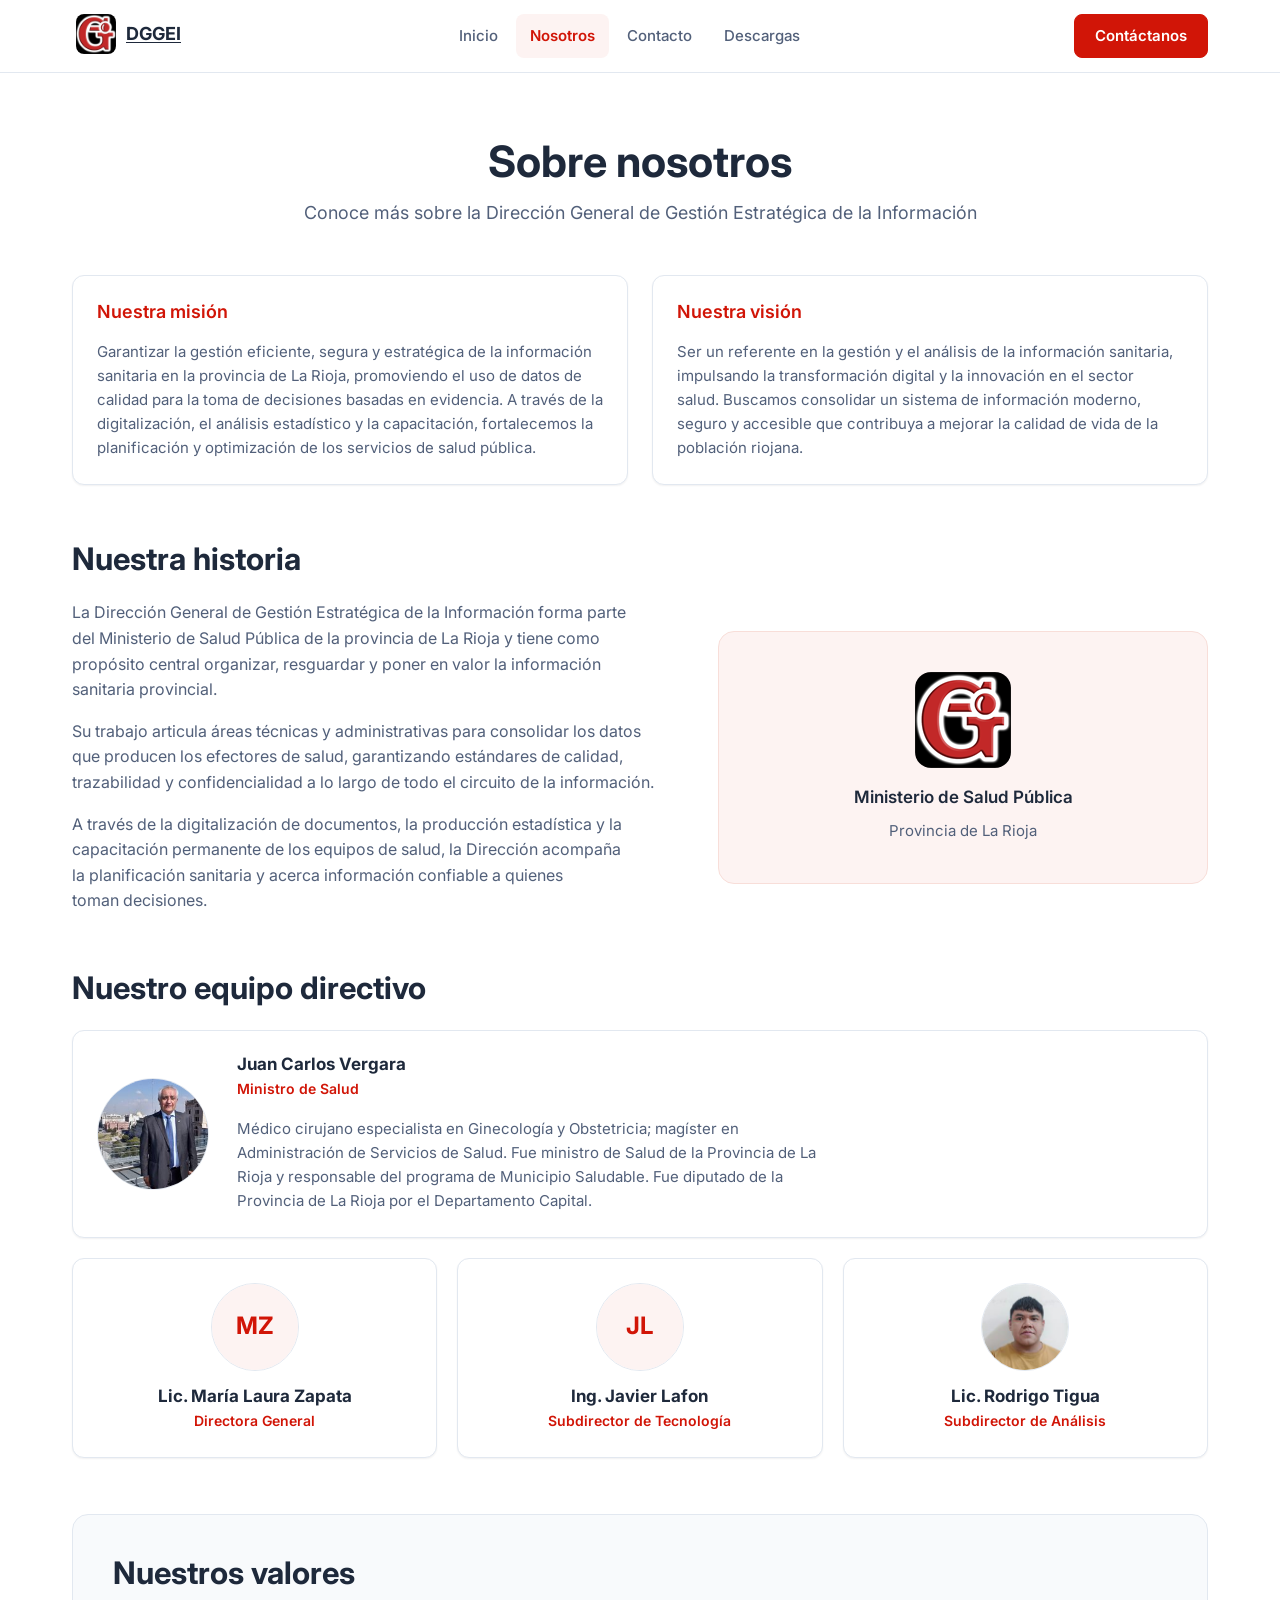
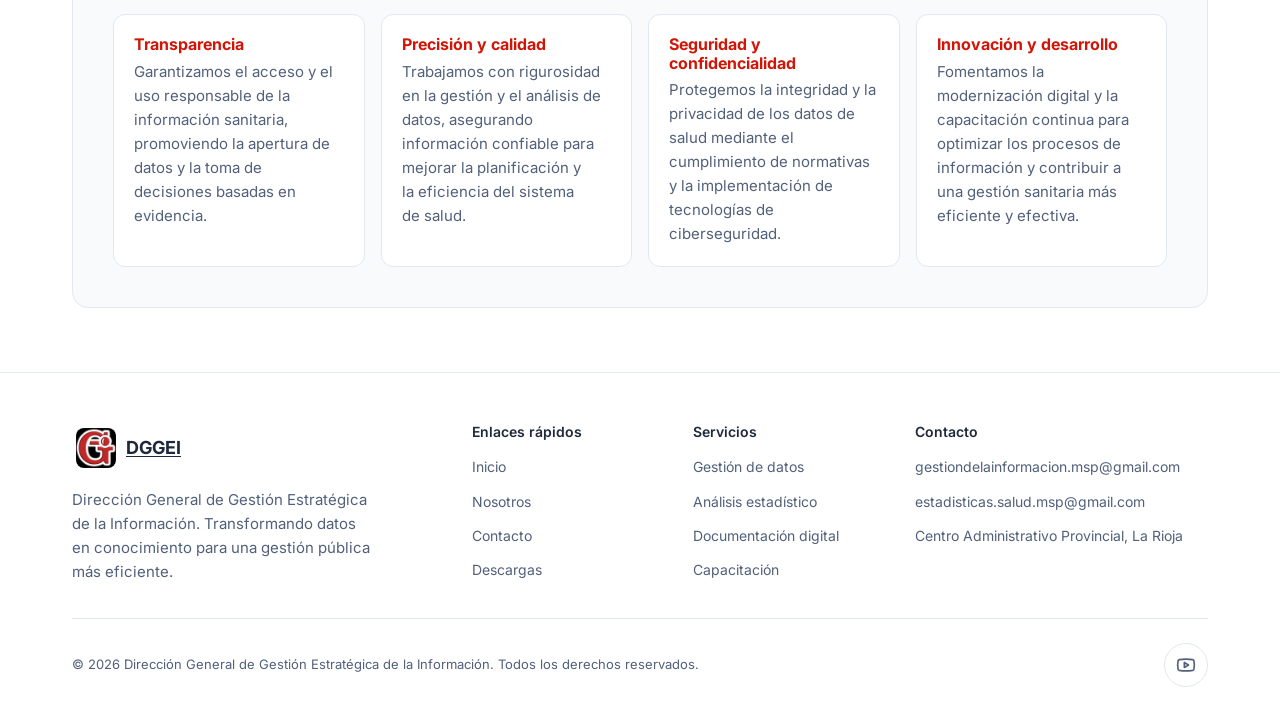
<file: nosotros.html>
<!DOCTYPE html>
<html lang="es">
  <head>
    <meta charset="UTF-8" />
    <meta name="viewport" content="width=device-width, initial-scale=1" />
    <title>Nosotros | DGGEI — Ministerio de Salud de La Rioja</title>
    <meta
      name="description"
      content="Conoce la misión, la visión, la historia, el equipo directivo y los valores de la Dirección General de Gestión Estratégica de la Información de La Rioja."
    />
    <meta name="theme-color" content="#ffffff" />
    <meta property="og:type" content="website" />
    <meta property="og:site_name" content="DGGEI" />
    <meta property="og:locale" content="es_AR" />
    <meta
      property="og:title"
      content="Nosotros | DGGEI — Ministerio de Salud de La Rioja"
    />
    <meta
      property="og:description"
      content="Misión, visión, historia, equipo directivo y valores de la Dirección General de Gestión Estratégica de la Información de La Rioja."
    />
    <meta name="twitter:card" content="summary" />
    <meta
      name="twitter:title"
      content="Nosotros | DGGEI — Ministerio de Salud de La Rioja"
    />
    <meta
      name="twitter:description"
      content="Misión, visión, historia, equipo directivo y valores de la Dirección General de Gestión Estratégica de la Información de La Rioja."
    />
    <link rel="icon" href="assets/favicon-32.png" sizes="32x32" type="image/png" />
    <link rel="apple-touch-icon" href="assets/apple-touch-icon.png" />
    <link rel="preconnect" href="https://fonts.googleapis.com" />
    <link rel="preconnect" href="https://fonts.gstatic.com" crossorigin />
    <link
      rel="stylesheet"
      href="https://fonts.googleapis.com/css2?family=Inter:wght@400;500;600;700&display=swap"
    />
    <link rel="stylesheet" href="styles.css" />
  </head>
  <body>
    <a class="skip-link" href="#contenido">Saltar al contenido</a>

    <div class="site-container">
      <!-- Header -->
      <header class="header">
        <div class="container header-container">
          <div class="logo">
            <a href="index.html" class="logo-link">
              <img
                src="assets/logo-96.png"
                alt=""
                class="logo-image"
                width="40"
                height="40"
              />
              <span class="logo-text">DGGEI</span>
              <span class="visually-hidden"
                >— Dirección General de Gestión Estratégica de la Información</span
              >
            </a>
          </div>

          <!-- Desktop Navigation -->
          <nav class="desktop-nav" aria-label="Navegación principal">
            <a href="index.html" class="nav-link">Inicio</a>
            <a href="nosotros.html" class="nav-link" aria-current="page"
              >Nosotros</a
            >
            <a href="contacto.html" class="nav-link">Contacto</a>
            <a href="descargas.html" class="nav-link">Descargas</a>
          </nav>

          <div class="header-actions">
            <a href="contacto.html" class="button primary-button">Contáctanos</a>
          </div>

          <!-- Mobile Menu Button -->
          <button
            class="mobile-menu-button"
            type="button"
            aria-label="Abrir menú"
            aria-expanded="false"
            aria-controls="mobile-nav"
          >
            <svg
              xmlns="http://www.w3.org/2000/svg"
              width="24"
              height="24"
              viewBox="0 0 24 24"
              fill="none"
              stroke="currentColor"
              stroke-width="2"
              stroke-linecap="round"
              stroke-linejoin="round"
              class="menu-icon"
              aria-hidden="true"
              focusable="false"
            >
              <line x1="3" y1="12" x2="21" y2="12"></line>
              <line x1="3" y1="6" x2="21" y2="6"></line>
              <line x1="3" y1="18" x2="21" y2="18"></line>
            </svg>
            <svg
              xmlns="http://www.w3.org/2000/svg"
              width="24"
              height="24"
              viewBox="0 0 24 24"
              fill="none"
              stroke="currentColor"
              stroke-width="2"
              stroke-linecap="round"
              stroke-linejoin="round"
              class="close-icon hidden"
              aria-hidden="true"
              focusable="false"
            >
              <line x1="18" y1="6" x2="6" y2="18"></line>
              <line x1="6" y1="6" x2="18" y2="18"></line>
            </svg>
          </button>
        </div>

        <!-- Mobile Navigation -->
        <div class="mobile-nav hidden" id="mobile-nav">
          <nav class="container mobile-nav-container" aria-label="Navegación móvil">
            <a href="index.html" class="nav-link">Inicio</a>
            <a href="nosotros.html" class="nav-link" aria-current="page"
              >Nosotros</a
            >
            <a href="contacto.html" class="nav-link">Contacto</a>
            <a href="descargas.html" class="nav-link">Descargas</a>
            <a href="contacto.html" class="button primary-button full-width"
              >Contáctanos</a
            >
          </nav>
        </div>
      </header>

      <main id="contenido" tabindex="-1">
        <div class="container page-container">
          <!-- About Us Header -->
          <div class="page-header">
            <h1 class="page-title">Sobre nosotros</h1>
            <p class="page-description">
              Conoce más sobre la Dirección General de Gestión Estratégica de la
              Información
            </p>
          </div>

          <!-- Mission and Vision -->
          <div class="mission-vision">
            <div class="card">
              <div class="card-header">
                <h2 class="card-title accent">Nuestra misión</h2>
              </div>
              <div class="card-content">
                <p class="card-description">
                  Garantizar la gestión eficiente, segura y estratégica de la
                  información sanitaria en la provincia de La Rioja, promoviendo
                  el uso de datos de calidad para la toma de decisiones basadas
                  en evidencia. A través de la digitalización, el análisis
                  estadístico y la capacitación, fortalecemos la planificación y
                  optimización de los servicios de salud pública.
                </p>
              </div>
            </div>
            <div class="card">
              <div class="card-header">
                <h2 class="card-title accent">Nuestra visión</h2>
              </div>
              <div class="card-content">
                <p class="card-description">
                  Ser un referente en la gestión y el análisis de la información
                  sanitaria, impulsando la transformación digital y la
                  innovación en el sector salud. Buscamos consolidar un sistema
                  de información moderno, seguro y accesible que contribuya a
                  mejorar la calidad de vida de la población riojana.
                </p>
              </div>
            </div>
          </div>

          <!-- History -->
          <div class="history-section">
            <h2 class="section-title">Nuestra historia</h2>
            <div class="history-content">
              <div class="history-text">
                <p>
                  La Dirección General de Gestión Estratégica de la Información
                  forma parte del Ministerio de Salud Pública de la provincia de
                  La Rioja y tiene como propósito central organizar, resguardar
                  y poner en valor la información sanitaria provincial.
                </p>
                <p>
                  Su trabajo articula áreas técnicas y administrativas para
                  consolidar los datos que producen los efectores de salud,
                  garantizando estándares de calidad, trazabilidad y
                  confidencialidad a lo largo de todo el circuito de la
                  información.
                </p>
                <p>
                  A través de la digitalización de documentos, la producción
                  estadística y la capacitación permanente de los equipos de
                  salud, la Dirección acompaña la planificación sanitaria y
                  acerca información confiable a quienes toman decisiones.
                </p>
              </div>
              <div class="history-media">
                <div class="history-media-inner">
                  <img
                    src="assets/logo-96.png"
                    srcset="assets/logo-96.png 1x, assets/logo-192.png 2x"
                    alt=""
                    class="history-logo"
                    width="96"
                    height="96"
                    loading="lazy"
                    decoding="async"
                  />
                  <p class="history-media-title">Ministerio de Salud Pública</p>
                  <p class="history-media-subtitle">Provincia de La Rioja</p>
                </div>
              </div>
            </div>
          </div>

          <!-- Team -->
          <div class="team-section">
            <h2 class="section-title">Nuestro equipo directivo</h2>
            <div class="team-grid">
              <div class="card team-card team-card--featured">
                <div class="team-member">
                  <div class="team-photo">
                    <img
                      src="assets/team-vergara.jpg"
                      alt="Retrato de Juan Carlos Vergara"
                      width="176"
                      height="176"
                      loading="lazy"
                      decoding="async"
                    />
                  </div>
                  <div class="team-card-body">
                    <h3 class="team-name">Juan Carlos Vergara</h3>
                    <p class="team-position">Ministro de Salud</p>
                    <p class="team-bio">
                      Médico cirujano especialista en Ginecología y Obstetricia;
                      magíster en Administración de Servicios de Salud. Fue
                      ministro de Salud de la Provincia de La Rioja y responsable
                      del programa de Municipio Saludable. Fue diputado de la
                      Provincia de La Rioja por el Departamento Capital.
                    </p>
                  </div>
                </div>
              </div>
              <div class="card team-card">
                <div class="team-member">
                  <div class="team-photo">
                    <span class="team-avatar" aria-hidden="true">MZ</span>
                  </div>
                  <h3 class="team-name">Lic. María Laura Zapata</h3>
                  <p class="team-position">Directora General</p>
                </div>
              </div>
              <div class="card team-card">
                <div class="team-member">
                  <div class="team-photo">
                    <span class="team-avatar" aria-hidden="true">JL</span>
                  </div>
                  <h3 class="team-name">Ing. Javier Lafon</h3>
                  <p class="team-position">Subdirector de Tecnología</p>
                </div>
              </div>
              <div class="card team-card">
                <div class="team-member">
                  <div class="team-photo">
                    <img
                      src="assets/team-tigua.jpg"
                      alt="Retrato de Rodrigo Tigua"
                      width="176"
                      height="176"
                      loading="lazy"
                      decoding="async"
                    />
                  </div>
                  <h3 class="team-name">Lic. Rodrigo Tigua</h3>
                  <p class="team-position">Subdirector de Análisis</p>
                </div>
              </div>
            </div>
          </div>

          <!-- Values -->
          <div class="values-section">
            <h2 class="section-title">Nuestros valores</h2>
            <div class="values-grid">
              <div class="value-card">
                <h3 class="value-title">Transparencia</h3>
                <p class="value-description">
                  Garantizamos el acceso y el uso responsable de la información
                  sanitaria, promoviendo la apertura de datos y la toma de
                  decisiones basadas en evidencia.
                </p>
              </div>
              <div class="value-card">
                <h3 class="value-title">Precisión y calidad</h3>
                <p class="value-description">
                  Trabajamos con rigurosidad en la gestión y el análisis de
                  datos, asegurando información confiable para mejorar la
                  planificación y la eficiencia del sistema de salud.
                </p>
              </div>
              <div class="value-card">
                <h3 class="value-title">Seguridad y confidencialidad</h3>
                <p class="value-description">
                  Protegemos la integridad y la privacidad de los datos de salud
                  mediante el cumplimiento de normativas y la implementación de
                  tecnologías de ciberseguridad.
                </p>
              </div>
              <div class="value-card">
                <h3 class="value-title">Innovación y desarrollo</h3>
                <p class="value-description">
                  Fomentamos la modernización digital y la capacitación continua
                  para optimizar los procesos de información y contribuir a una
                  gestión sanitaria más eficiente y efectiva.
                </p>
              </div>
            </div>
          </div>
        </div>
      </main>

      <!-- Footer -->
      <footer class="footer">
        <div class="container">
          <div class="footer-main">
            <div class="footer-info">
              <div class="logo">
                <a href="index.html" class="logo-link">
                  <img
                    src="assets/logo-96.png"
                    alt=""
                    class="logo-image"
                    width="40"
                    height="40"
                  />
                  <span class="logo-text">DGGEI</span>
                  <span class="visually-hidden"
                    >— Dirección General de Gestión Estratégica de la
                    Información</span
                  >
                </a>
              </div>
              <p class="footer-description">
                Dirección General de Gestión Estratégica de la Información.
                Transformando datos en conocimiento para una gestión pública más
                eficiente.
              </p>
            </div>
            <div class="footer-links">
              <div class="footer-links-column">
                <h3 class="footer-links-title">Enlaces rápidos</h3>
                <nav class="footer-nav" aria-label="Enlaces rápidos">
                  <a href="index.html" class="footer-link">Inicio</a>
                  <a href="nosotros.html" class="footer-link">Nosotros</a>
                  <a href="contacto.html" class="footer-link">Contacto</a>
                  <a href="descargas.html" class="footer-link">Descargas</a>
                </nav>
              </div>
              <div class="footer-links-column">
                <h3 class="footer-links-title">Servicios</h3>
                <nav class="footer-nav" aria-label="Servicios">
                  <a href="index.html#servicios" class="footer-link"
                    >Gestión de datos</a
                  >
                  <a href="index.html#servicios" class="footer-link"
                    >Análisis estadístico</a
                  >
                  <a href="index.html#servicios" class="footer-link"
                    >Documentación digital</a
                  >
                  <a href="index.html#servicios" class="footer-link"
                    >Capacitación</a
                  >
                </nav>
              </div>
              <div class="footer-links-column">
                <h3 class="footer-links-title">Contacto</h3>
                <nav class="footer-nav" aria-label="Contacto">
                  <a
                    href="mailto:gestiondelainformacion.msp@gmail.com"
                    class="footer-link"
                    >gestiondelainformacion.msp<wbr />@gmail.com</a
                  >
                  <a
                    href="mailto:estadisticas.salud.msp@gmail.com"
                    class="footer-link"
                    >estadisticas.salud.msp<wbr />@gmail.com</a
                  >
                  <a href="contacto.html" class="footer-link"
                    >Centro Administrativo Provincial, La Rioja</a
                  >
                </nav>
              </div>
            </div>
          </div>
          <div class="footer-bottom">
            <p class="copyright">
              &copy; <span id="current-year"></span> Dirección General de
              Gestión Estratégica de la Información. Todos los derechos
              reservados.
            </p>
            <div class="social-links">
              <a
                target="_blank"
                rel="noopener noreferrer"
                href="https://www.youtube.com/@GestiondelaInformacion-MSP"
                class="social-link"
                aria-label="Canal de YouTube de la Dirección General de Gestión Estratégica de la Información"
              >
                <svg
                  xmlns="http://www.w3.org/2000/svg"
                  width="20"
                  height="20"
                  viewBox="0 0 24 24"
                  fill="none"
                  stroke="currentColor"
                  stroke-width="2"
                  stroke-linecap="round"
                  stroke-linejoin="round"
                  aria-hidden="true"
                  focusable="false"
                >
                  <path
                    d="M2.5 17a24.12 24.12 0 0 1 0-10 2 2 0 0 1 1.4-1.4 49.56 49.56 0 0 1 16.2 0A2 2 0 0 1 21.5 7a24.12 24.12 0 0 1 0 10 2 2 0 0 1-1.4 1.4 49.55 49.55 0 0 1-16.2 0A2 2 0 0 1 2.5 17"
                  ></path>
                  <path d="m10 15 5-3-5-3z"></path>
                </svg>
              </a>
            </div>
          </div>
        </div>
      </footer>
    </div>

    <script src="script.js" defer></script>
  </body>
</html>
</file>
<file: styles.css>
/* ==========================================================================
   DGGEI — Hoja de estilos
   Sistema de diseño: tokens, tipografía fluida, componentes y utilidades.
   ========================================================================== */

/* Tokens ------------------------------------------------------------------ */
:root {
  --brand: #d11507;
  --brand-hover: #a91106;
  --brand-active: #8c0d04;
  --brand-soft: #fdf3f2;
  --brand-soft-strong: #f8ded9;

  --surface: #ffffff;
  --surface-muted: #f8fafc;
  --text: #1e293b;
  --text-muted: #52607a;
  --border: #e2e8f0;
  --border-strong: #cbd5e1;

  --success: #047857;
  --success-background: #ecfdf5;
  --success-border: #a7f3d0;
  --danger: #b42318;
  --danger-background: #fef3f2;
  --danger-border: #fecdca;

  --font-family: "Inter", -apple-system, BlinkMacSystemFont, "Segoe UI", Roboto,
    Oxygen, Ubuntu, Cantarell, "Open Sans", "Helvetica Neue", sans-serif;

  --radius-sm: 0.5rem;
  --radius: 0.75rem;
  --radius-lg: 1rem;
  --shadow-sm: 0 1px 2px 0 rgba(15, 23, 42, 0.06);
  --shadow-md: 0 10px 30px -18px rgba(15, 23, 42, 0.35);

  --header-height: 4.5rem;
  --container-width: 1200px;
  --z-header: 20;
  --z-skip-link: 100;

  /* Alias heredados */
  --primary-color: var(--brand);
  --primary-hover: var(--brand-hover);
  --background-color: var(--surface);
  --text-color: var(--text);
  --border-color: var(--border);
  --card-background: var(--surface);
  --accent-background: var(--surface-muted);
  --border-radius: var(--radius-sm);
  --shadow: var(--shadow-sm);
  --shadow-lg: var(--shadow-md);
}

/* Base -------------------------------------------------------------------- */
*,
*::before,
*::after {
  margin: 0;
  padding: 0;
  box-sizing: border-box;
}

html {
  font-size: 100%;
  -webkit-text-size-adjust: 100%;
  scroll-behavior: smooth;
}

body {
  font-family: var(--font-family);
  color: var(--text);
  background-color: var(--surface);
  line-height: 1.6;
  overflow-wrap: break-word;
  -webkit-font-smoothing: antialiased;
  text-rendering: optimizeLegibility;
}

.site-container {
  display: flex;
  flex-direction: column;
  min-height: 100dvh;
}

.container {
  width: 100%;
  max-width: var(--container-width);
  margin-inline: auto;
  padding-inline: clamp(1rem, 4vw, 2rem);
}

main {
  flex: 1 0 auto;
}

main:focus {
  outline: none;
}

img,
svg,
iframe {
  max-width: 100%;
}

.hidden {
  display: none !important;
}

.text-center {
  text-align: center;
}

.visually-hidden {
  position: absolute !important;
  width: 1px;
  height: 1px;
  padding: 0;
  margin: -1px;
  overflow: hidden;
  clip-path: inset(50%);
  white-space: nowrap;
  border: 0;
}

/* Tipografía -------------------------------------------------------------- */
h1,
h2,
h3,
h4,
h5,
h6 {
  font-weight: 700;
  line-height: 1.15;
  text-wrap: balance;
}

p {
  margin-bottom: 1rem;
  text-wrap: pretty;
}

p:last-child {
  margin-bottom: 0;
}

a {
  color: var(--brand);
  text-decoration-thickness: 1px;
  text-underline-offset: 2px;
  transition: color 120ms ease-out;
}

a:hover {
  color: var(--brand-hover);
}

/* Foco visible ------------------------------------------------------------ */
:where(a, button, input, textarea, select, summary):focus-visible {
  outline: 3px solid var(--brand);
  outline-offset: 3px;
}

/* Skip link --------------------------------------------------------------- */
.skip-link {
  position: absolute;
  top: 0.75rem;
  left: 0.75rem;
  z-index: var(--z-skip-link);
  display: inline-flex;
  align-items: center;
  min-height: 2.75rem;
  padding: 0.5rem 1rem;
  border-radius: var(--radius-sm);
  background-color: var(--brand);
  color: #fff;
  font-size: 0.9375rem;
  font-weight: 600;
  transform: translateY(-200%);
}

.skip-link:focus-visible {
  color: #fff;
  transform: translateY(0);
}

#contenido,
#servicios {
  scroll-margin-top: calc(var(--header-height) + 1rem);
}

/* Botones ----------------------------------------------------------------- */
.button {
  display: inline-flex;
  align-items: center;
  justify-content: center;
  gap: 0.5rem;
  min-height: 2.75rem;
  padding: 0.625rem 1.25rem;
  border: 1px solid transparent;
  border-radius: var(--radius-sm);
  font-family: inherit;
  font-size: 0.9375rem;
  font-weight: 600;
  line-height: 1.2;
  text-align: center;
  text-decoration: none;
  cursor: pointer;
  transition: background-color 120ms ease-out, border-color 120ms ease-out,
    color 120ms ease-out;
}

.button:disabled {
  cursor: not-allowed;
  opacity: 0.65;
}

.primary-button {
  background-color: var(--brand);
  border-color: var(--brand);
  color: #fff;
}

.primary-button:hover {
  background-color: var(--brand-hover);
  border-color: var(--brand-hover);
  color: #fff;
}

.primary-button:active {
  background-color: var(--brand-active);
  border-color: var(--brand-active);
  color: #fff;
}

.outline-button {
  background-color: var(--surface);
  border-color: var(--border-strong);
  color: var(--text);
}

.outline-button:hover {
  background-color: var(--surface-muted);
  border-color: var(--text-muted);
  color: var(--text);
}

.full-width {
  width: 100%;
}

/* Header ------------------------------------------------------------------ */
.header {
  position: sticky;
  top: 0;
  z-index: var(--z-header);
  width: 100%;
  background-color: var(--surface);
  border-bottom: 1px solid var(--border);
}

.header-container {
  display: flex;
  align-items: center;
  justify-content: space-between;
  gap: 1rem;
  min-height: var(--header-height);
}

.logo {
  flex: none;
}

.logo-link {
  display: inline-flex;
  align-items: center;
  gap: 0.625rem;
  padding: 0.25rem;
  border-radius: var(--radius-sm);
  color: var(--text);
}

.logo-link:hover {
  color: var(--text);
}

.logo-image {
  display: block;
  width: 40px;
  height: 40px;
  border-radius: 0.5rem;
  object-fit: contain;
}

.logo-text {
  font-size: 1.125rem;
  font-weight: 700;
}

.icon {
  flex: none;
  color: var(--brand);
}

.desktop-nav {
  display: none;
  align-items: center;
  gap: 0.25rem;
}

.nav-link {
  display: inline-flex;
  align-items: center;
  min-height: 2.75rem;
  padding: 0.5rem 0.875rem;
  border-radius: var(--radius-sm);
  color: var(--text-muted);
  font-size: 0.9375rem;
  font-weight: 500;
  text-decoration: none;
  transition: background-color 120ms ease-out, color 120ms ease-out;
}

.nav-link:hover {
  background-color: var(--surface-muted);
  color: var(--text);
}

.nav-link.active,
.nav-link[aria-current="page"] {
  background-color: var(--brand-soft);
  color: var(--brand);
  font-weight: 600;
}

.header-actions {
  display: none;
}

.mobile-menu-button {
  display: inline-flex;
  align-items: center;
  justify-content: center;
  flex: none;
  width: 2.75rem;
  height: 2.75rem;
  border: 1px solid var(--border);
  border-radius: var(--radius-sm);
  background: var(--surface);
  color: var(--text);
  cursor: pointer;
}

.mobile-menu-button:hover {
  background-color: var(--surface-muted);
}

.mobile-nav {
  border-top: 1px solid var(--border);
  background-color: var(--surface);
}

.mobile-nav-container {
  display: flex;
  flex-direction: column;
  gap: 0.25rem;
  padding-block: 0.75rem 1.25rem;
}

.mobile-nav .nav-link {
  justify-content: flex-start;
  width: 100%;
  padding: 0.75rem 1rem;
}

.mobile-nav .button {
  margin-top: 0.5rem;
}

/* Hero -------------------------------------------------------------------- */
.hero {
  padding-block: clamp(3.5rem, 7vw, 6rem);
  background-color: var(--brand-soft);
  border-bottom: 1px solid var(--border);
}

.hero-content {
  display: flex;
  flex-direction: column;
  align-items: center;
  gap: 1.25rem;
  max-width: 56rem;
  margin-inline: auto;
  text-align: center;
}

.eyebrow {
  display: inline-flex;
  align-items: center;
  gap: 0.5rem;
  margin: 0;
  padding: 0.375rem 0.875rem;
  border: 1px solid var(--brand-soft-strong);
  border-radius: 999px;
  background-color: var(--surface);
  color: var(--brand);
  font-size: 0.875rem;
  font-weight: 600;
}

.hero-title {
  max-width: 22ch;
  font-size: clamp(2rem, 1.4rem + 2.4vw, 3.5rem);
  line-height: 1.08;
}

.hero-description {
  max-width: 62ch;
  color: var(--text-muted);
  font-size: clamp(1rem, 0.96rem + 0.2vw, 1.125rem);
}

.hero-buttons {
  display: flex;
  flex-wrap: wrap;
  justify-content: center;
  gap: 0.75rem;
  margin-top: 0.5rem;
}

/* Secciones y encabezados ------------------------------------------------- */
.section-header {
  display: flex;
  flex-direction: column;
  align-items: center;
  gap: 0.5rem;
  margin-bottom: clamp(1.75rem, 3vw, 2.5rem);
  text-align: center;
}

.section-title {
  font-size: clamp(1.5rem, 1.3rem + 0.8vw, 2rem);
}

.section-description {
  max-width: 62ch;
  color: var(--text-muted);
  font-size: 1rem;
}

/* Tarjetas ---------------------------------------------------------------- */
.card {
  background-color: var(--surface);
  border: 1px solid var(--border);
  border-radius: var(--radius);
  box-shadow: var(--shadow-sm);
}

.card-header {
  display: flex;
  align-items: center;
  gap: 0.875rem;
  padding: 1.5rem 1.5rem 0;
}

.card-title {
  font-size: 1.125rem;
  font-weight: 600;
  line-height: 1.3;
}

.card-title.accent {
  color: var(--brand);
}

.card-content {
  padding: 1rem 1.5rem 1.5rem;
}

.card-description {
  color: var(--text-muted);
  font-size: 0.9375rem;
}

/* Servicios --------------------------------------------------------------- */
.services {
  padding-block: clamp(3rem, 6vw, 5rem);
}

.services-grid {
  display: grid;
  grid-template-columns: 1fr;
  gap: 1.25rem;
}

.icon-wrap {
  display: inline-flex;
  align-items: center;
  justify-content: center;
  flex: none;
  width: 3rem;
  height: 3rem;
  border-radius: var(--radius);
  background-color: var(--brand-soft);
  color: var(--brand);
}

.icon-wrap svg {
  width: 1.5rem;
  height: 1.5rem;
}

/* CTA --------------------------------------------------------------------- */
.cta {
  padding-block: clamp(2.5rem, 5vw, 4rem);
  background-color: var(--surface-muted);
  border-block: 1px solid var(--border);
}

.cta-content {
  display: flex;
  flex-direction: column;
  align-items: center;
  gap: 1rem;
  max-width: 46rem;
  margin-inline: auto;
  text-align: center;
}

.cta-title {
  font-size: clamp(1.5rem, 1.3rem + 0.8vw, 2rem);
}

.cta-description {
  max-width: 58ch;
  color: var(--text-muted);
}

/* Páginas internas -------------------------------------------------------- */
.page-container {
  padding-block: clamp(2.5rem, 5vw, 4rem);
}

.page-header {
  display: flex;
  flex-direction: column;
  align-items: center;
  gap: 0.75rem;
  margin-bottom: clamp(2rem, 4vw, 3rem);
  text-align: center;
}

.page-title {
  font-size: clamp(1.875rem, 1.5rem + 1.5vw, 2.75rem);
}

.page-description {
  max-width: 62ch;
  color: var(--text-muted);
  font-size: clamp(1rem, 0.96rem + 0.2vw, 1.125rem);
}

/* Nosotros ---------------------------------------------------------------- */
.mission-vision {
  display: grid;
  grid-template-columns: 1fr;
  gap: 1.25rem;
  margin-bottom: clamp(2.5rem, 5vw, 3.5rem);
}

.history-section {
  margin-bottom: clamp(2.5rem, 5vw, 3.5rem);
}

.history-content {
  display: grid;
  grid-template-columns: 1fr;
  gap: 2rem;
  align-items: center;
  margin-top: 1.5rem;
}

.history-text p {
  color: var(--text-muted);
}

.history-media-inner {
  display: flex;
  flex-direction: column;
  align-items: center;
  gap: 0.5rem;
  padding: 2.5rem 1.5rem;
  border: 1px solid var(--brand-soft-strong);
  border-radius: var(--radius-lg);
  background-color: var(--brand-soft);
  text-align: center;
}

.history-logo {
  display: block;
  width: 6rem;
  height: 6rem;
  border-radius: 1rem;
}

.history-media-title {
  margin: 0.5rem 0 0;
  font-size: 1.0625rem;
  font-weight: 600;
}

.history-media-subtitle {
  margin: 0;
  color: var(--text-muted);
  font-size: 0.9375rem;
}

.team-section {
  margin-bottom: clamp(2.5rem, 5vw, 3.5rem);
}

.team-grid {
  display: grid;
  grid-template-columns: 1fr;
  align-items: start;
  gap: 1.25rem;
  margin-top: 1.5rem;
}

.team-card {
  padding: 1.5rem;
}

.team-member {
  display: flex;
  flex-direction: column;
  align-items: center;
  text-align: center;
}

.team-card-body {
  display: contents;
}

.team-photo {
  display: flex;
  align-items: center;
  justify-content: center;
  width: 5.5rem;
  height: 5.5rem;
  margin-bottom: 1rem;
  border: 1px solid var(--border);
  border-radius: 50%;
  background-color: var(--surface-muted);
  overflow: hidden;
}

.team-photo img {
  width: 100%;
  height: 100%;
  object-fit: cover;
}

.team-avatar {
  display: flex;
  align-items: center;
  justify-content: center;
  width: 100%;
  height: 100%;
  background-color: var(--brand-soft);
  color: var(--brand);
  font-size: 1.5rem;
  font-weight: 700;
}

.team-name {
  margin-bottom: 0.25rem;
  font-size: 1.0625rem;
}.team-position {
  margin-bottom: 0.5rem;
  color: var(--brand);
  font-size: 0.875rem;
  font-weight: 600;
}

.team-bio {
  color: var(--text-muted);
  font-size: 0.9375rem;
}

.values-section {
  padding: clamp(1.5rem, 4vw, 2.5rem);
  border: 1px solid var(--border);
  border-radius: var(--radius-lg);
  background-color: var(--surface-muted);
}

.values-grid {
  display: grid;
  grid-template-columns: 1fr;
  gap: 1rem;
  margin-top: 1.5rem;
}

.value-card {
  padding: 1.25rem;
  border: 1px solid var(--border);
  border-radius: var(--radius);
  background-color: var(--surface);
}

.value-title {
  margin-bottom: 0.375rem;
  color: var(--brand);
  font-size: 1rem;
}

.value-description {
  color: var(--text-muted);
  font-size: 0.9375rem;
}

/* Contacto ---------------------------------------------------------------- */
.contact-grid {
  display: grid;
  grid-template-columns: 1fr;
  gap: 2rem;
  margin-bottom: 2rem;
}

.contact-form-card .card-content {
  padding: clamp(1.5rem, 3vw, 2rem);
}

.contact-form-card .section-title {
  margin-bottom: 1.5rem;
}

.contact-form {
  display: flex;
  flex-direction: column;
  gap: 1.25rem;
}

.form-group {
  display: flex;
  flex-direction: column;
  gap: 0.375rem;
}

.form-label {
  color: var(--text);
  font-size: 0.875rem;
  font-weight: 600;
}

.required-mark {
  color: var(--brand);
}

.form-input,
.form-textarea {
  width: 100%;
  min-height: 2.75rem;
  padding: 0.625rem 0.75rem;
  border: 1px solid var(--border-strong);
  border-radius: var(--radius-sm);
  background-color: var(--surface);
  color: var(--text);
  font-family: inherit;
  font-size: max(1rem, 1em);
  line-height: 1.5;
}

.form-textarea {
  min-height: 9rem;
  resize: vertical;
}

.form-input::placeholder,
.form-textarea::placeholder {
  color: #6b7280;
  opacity: 1;
}

.form-input:focus-visible,
.form-textarea:focus-visible {
  border-color: var(--brand);
  outline: 3px solid var(--brand);
  outline-offset: 2px;
}

.form-input:user-invalid,
.form-textarea:user-invalid {
  border-color: var(--danger);
}

.form-hint {
  margin: 0;
  color: var(--text-muted);
  font-size: 0.8125rem;
}

/* Campo trampa para bots: fuera de pantalla, sin foco ni lectura por lectores. */
.form-honeypot {
  position: absolute;
  left: -9999px;
  width: 1px;
  height: 1px;
  overflow: hidden;
}

.success-message,
.error-message {
  margin-bottom: 1.25rem;
  padding: 0.875rem 1rem;
  border: 1px solid;
  border-radius: var(--radius-sm);
  font-size: 0.9375rem;
}

.success-message {
  border-color: var(--success-border);
  background-color: var(--success-background);
  color: var(--success);
}

.error-message {
  border-color: var(--danger-border);
  background-color: var(--danger-background);
  color: var(--danger);
}

.error-message a {
  color: var(--danger);
  font-weight: 600;
}

.contact-info {
  display: flex;
  flex-direction: column;
  gap: 1.5rem;
}

.contact-info .card-content {
  padding: clamp(1.5rem, 3vw, 2rem);
}

.contact-info .section-title {
  margin-bottom: 1.5rem;
}

.contact-details {
  display: flex;
  flex-direction: column;
  gap: 1.5rem;
}

.contact-item {
  display: flex;
  gap: 1rem;
}

.contact-item > .icon {
  margin-top: 0.125rem;
}

.contact-item-title {
  margin-bottom: 0.25rem;
  font-size: 0.875rem;
  font-weight: 600;
}

.contact-item-text {
  margin-bottom: 0.25rem;
  color: var(--text-muted);
  font-size: 0.9375rem;
}

.contact-item-text:last-child {
  margin-bottom: 0;
}

.contact-item-link {
  display: inline-block;
  color: var(--brand);
  font-size: 0.9375rem;
  overflow-wrap: anywhere;
}

.map-card {
  overflow: hidden;
}

.map-embed {
  position: relative;
  aspect-ratio: 16 / 10;
  background-color: var(--surface-muted);
}

.map-embed iframe {
  position: absolute;
  inset: 0;
  width: 100%;
  height: 100%;
  border: 0;
}

/* Footer ------------------------------------------------------------------ */
.footer {
  margin-top: auto;
  padding-block: clamp(2.5rem, 4vw, 3.5rem) 1.5rem;
  border-top: 1px solid var(--border);
  background-color: var(--surface);
}

.footer-main {
  display: flex;
  flex-direction: column;
  gap: 2.5rem;
  padding-bottom: 2rem;
}

.footer-info {
  max-width: 24rem;
}

.footer-description {
  margin-top: 0.75rem;
  margin-bottom: 0;
  color: var(--text-muted);
  font-size: 0.9375rem;
}

.footer-links {
  display: grid;
  grid-template-columns: 1fr;
  gap: 2rem;
}

.footer-links-title {
  margin-bottom: 0.75rem;
  font-size: 0.875rem;
  font-weight: 600;
}

.footer-nav {
  display: flex;
  flex-direction: column;
  gap: 0.25rem;
}

.footer-link {
  padding-block: 0.25rem;
  color: var(--text-muted);
  font-size: 0.875rem;
  text-decoration: none;
  overflow-wrap: anywhere;
}

.footer-link:hover {
  color: var(--brand);
  text-decoration: underline;
}

.footer-bottom {
  display: flex;
  flex-direction: column;
  gap: 1rem;
  padding-top: 1.5rem;
  border-top: 1px solid var(--border);
}

.copyright {
  margin: 0;
  color: var(--text-muted);
  font-size: 0.8125rem;
}

.social-links {
  display: flex;
  gap: 0.75rem;
}

.social-link {
  display: inline-flex;
  align-items: center;
  justify-content: center;
  width: 2.75rem;
  height: 2.75rem;
  border: 1px solid var(--border);
  border-radius: 50%;
  color: var(--text-muted);
}

.social-link:hover {
  border-color: var(--brand);
  color: var(--brand);
}

/* Descargas --------------------------------------------------------------- */
.downloads-section .section-description {
  margin-top: 0.5rem;
}

.documents-grid {
  display: grid;
  grid-template-columns: 1fr;
  gap: 1rem;
  margin-top: 1.5rem;
}

.document-card {
  display: flex;
  flex-direction: column;
  gap: 1rem;
  padding: 1.25rem;
  border: 1px solid var(--border);
  border-radius: var(--radius);
  background-color: var(--surface);
  box-shadow: var(--shadow-sm);
}

.document-icon {
  display: inline-flex;
  align-items: center;
  justify-content: center;
  flex: none;
  width: 3rem;
  height: 3rem;
  border-radius: var(--radius);
  background-color: var(--brand-soft);
  color: var(--brand);
}

.document-icon svg {
  width: 1.5rem;
  height: 1.5rem;
}

.document-info {
  flex: 1;
}

.document-title {
  margin-bottom: 0.375rem;
  font-size: 1.0625rem;
  line-height: 1.3;
}

.document-description {
  margin-bottom: 0.75rem;
  color: var(--text-muted);
  font-size: 0.9375rem;
}

.document-meta {
  display: flex;
  flex-wrap: wrap;
  gap: 0.25rem 1rem;
  color: var(--text-muted);
  font-size: 0.8125rem;
}

.document-download-btn {
  align-self: flex-start;
}

.download-icon {
  color: currentColor;
}

/* Media queries ----------------------------------------------------------- */
@media (min-width: 640px) {
  .services-grid {
    grid-template-columns: repeat(2, 1fr);
  }

  .services-grid > .card:last-child:nth-child(odd) {
    grid-column: 1 / -1;
  }

  .values-grid {
    grid-template-columns: repeat(2, 1fr);
  }

  .team-grid {
    grid-template-columns: repeat(2, 1fr);
  }

  .footer-links {
    grid-template-columns: repeat(2, 1fr);
  }

  .footer-links-column:last-child {
    grid-column: 1 / -1;
  }

  .footer-bottom {
    flex-direction: row;
    align-items: center;
    justify-content: space-between;
  }

  .document-card {
    flex-direction: row;
    align-items: center;
    gap: 1.25rem;
    padding: 1.5rem;
  }

  .document-download-btn {
    align-self: center;
  }
}

@media (min-width: 768px) {
  .desktop-nav {
    display: flex;
  }

  .header-actions {
    display: flex;
  }

  .mobile-menu-button,
  .mobile-nav {
    display: none !important;
  }

  .mission-vision {
    grid-template-columns: repeat(2, 1fr);
    gap: 1.5rem;
  }

  .history-content {
    grid-template-columns: 1.1fr 0.9fr;
    gap: 3rem;
  }

  .contact-grid {
    grid-template-columns: 1.05fr 0.95fr;
    gap: 2rem;
  }

  .team-grid {
    grid-template-columns: repeat(3, 1fr);
  }

  .team-card--featured {
    grid-column: 1 / -1;
  }

  .team-card--featured .team-member {
    flex-direction: row;
    align-items: center;
    gap: 1.75rem;
    text-align: left;
  }

  .team-card--featured .team-photo {
    width: 7rem;
    height: 7rem;
    margin-bottom: 0;
  }

  .team-card--featured .team-card-body {
    display: flex;
    flex-direction: column;
  }

  .team-card--featured .team-bio {
    max-width: 68ch;
    margin-top: 0.5rem;
  }

  .footer-links {
    grid-template-columns: 1fr 1fr 1.55fr;
  }

  .footer-links-column:last-child {
    grid-column: auto;
  }
}

@media (min-width: 1024px) {
  .footer-main {
    flex-direction: row;
    justify-content: space-between;
    gap: 3rem;
  }

  .footer-info {
    flex: 0 1 22rem;
  }

  .footer-links {
    flex: 1;
    max-width: 48rem;
  }

  .services-grid {
    grid-template-columns: repeat(6, 1fr);
  }

  .services-grid > .card {
    grid-column: span 2;
  }

  .services-grid > .card:nth-last-child(2):nth-child(3n + 1) {
    grid-column: 2 / span 2;
  }

  .services-grid > .card:last-child:nth-child(3n + 2) {
    grid-column: 4 / span 2;
  }
}

@media (min-width: 1200px) {
  .values-grid {
    grid-template-columns: repeat(4, 1fr);
  }
}

/* Preferencias del usuario ------------------------------------------------ */
@media (prefers-reduced-motion: reduce) {
  html {
    scroll-behavior: auto;
  }

  *,
  *::before,
  *::after {
    animation-duration: 0.01ms !important;
    animation-iteration-count: 1 !important;
    transition-duration: 0.01ms !important;
  }
}
</file>
